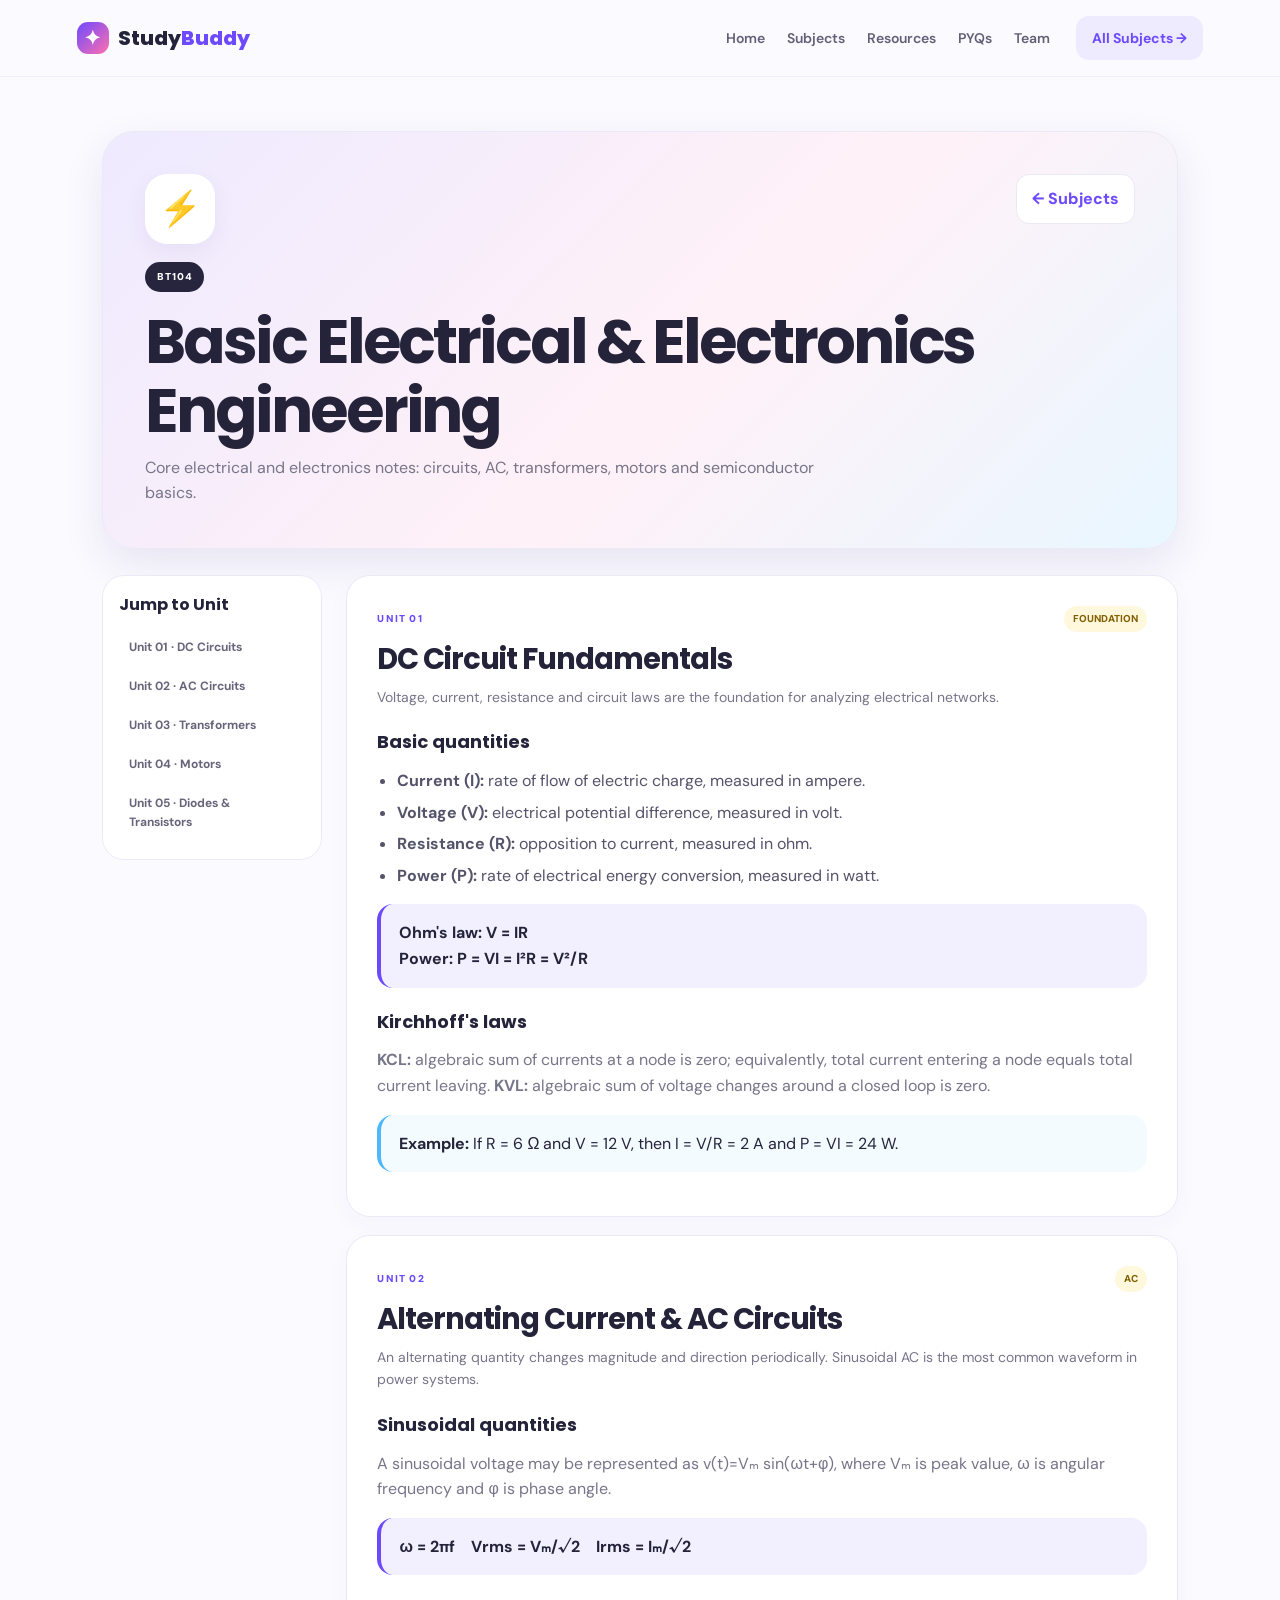
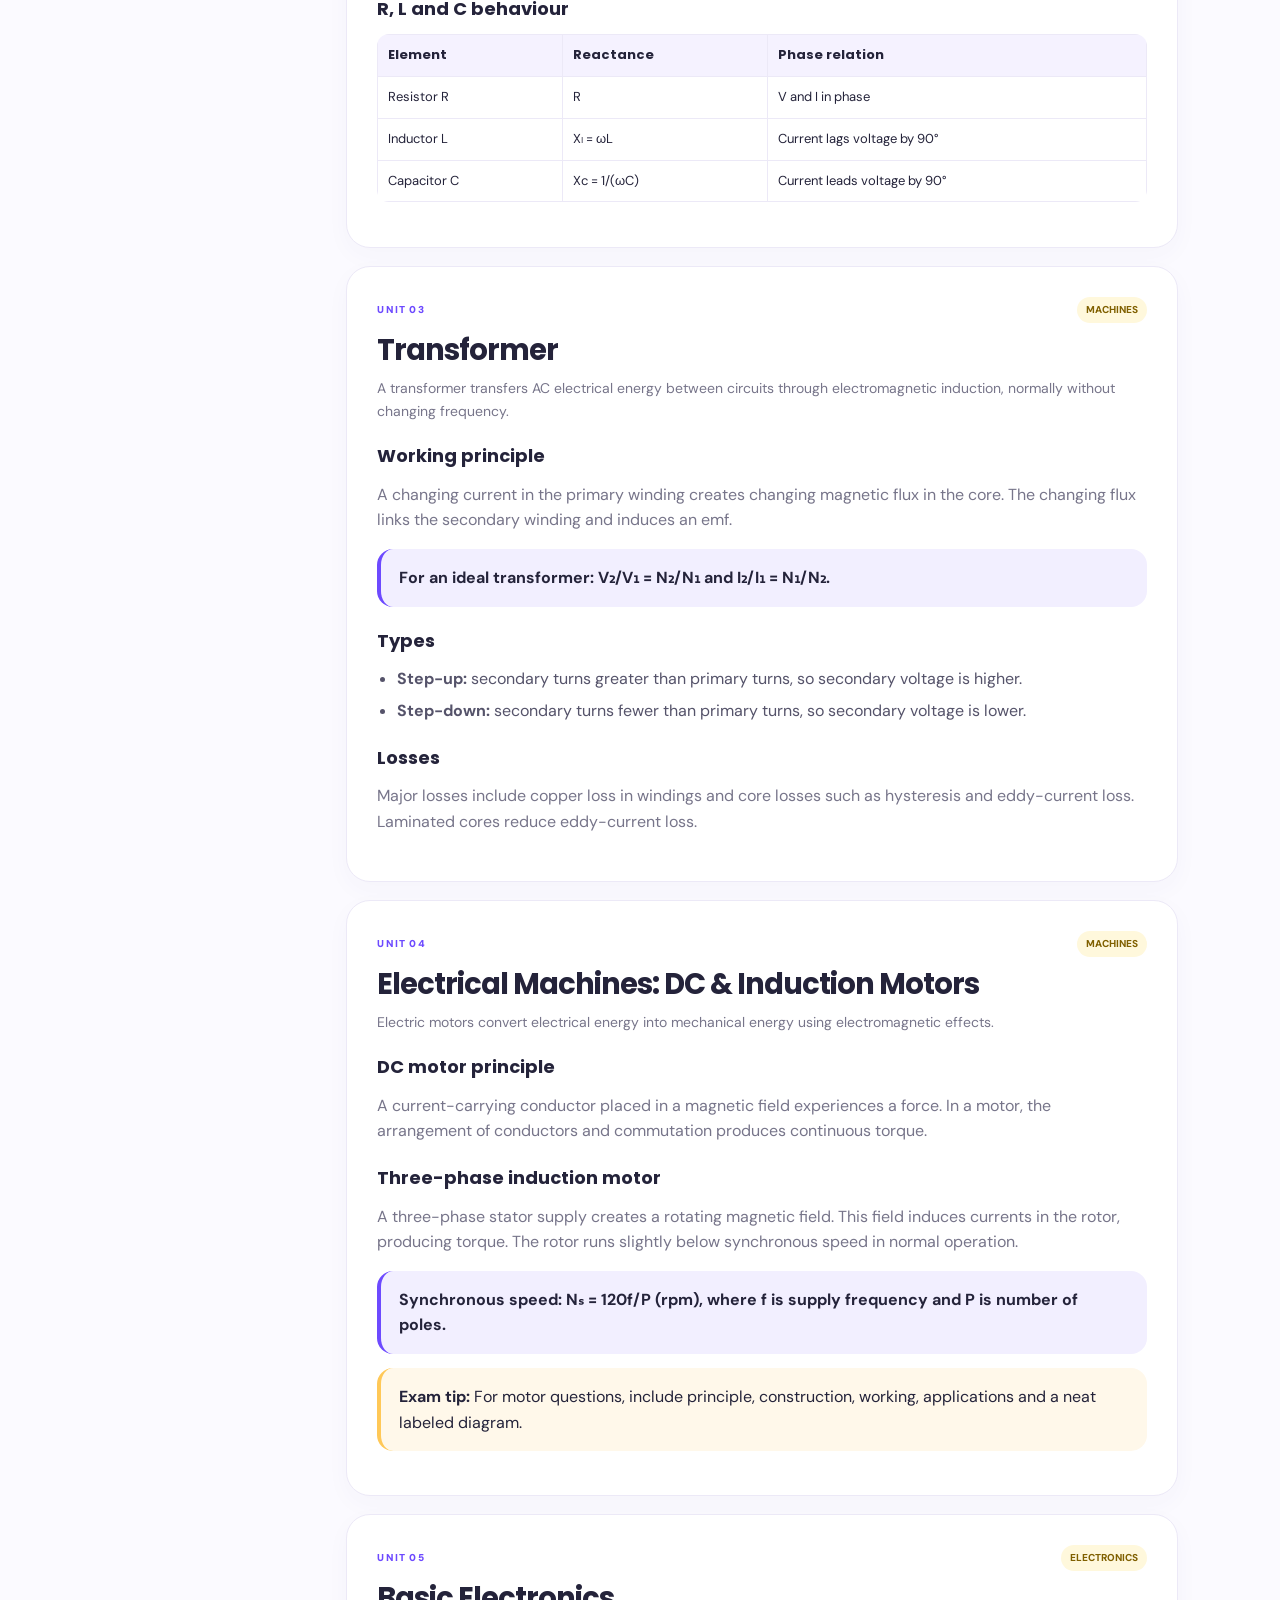
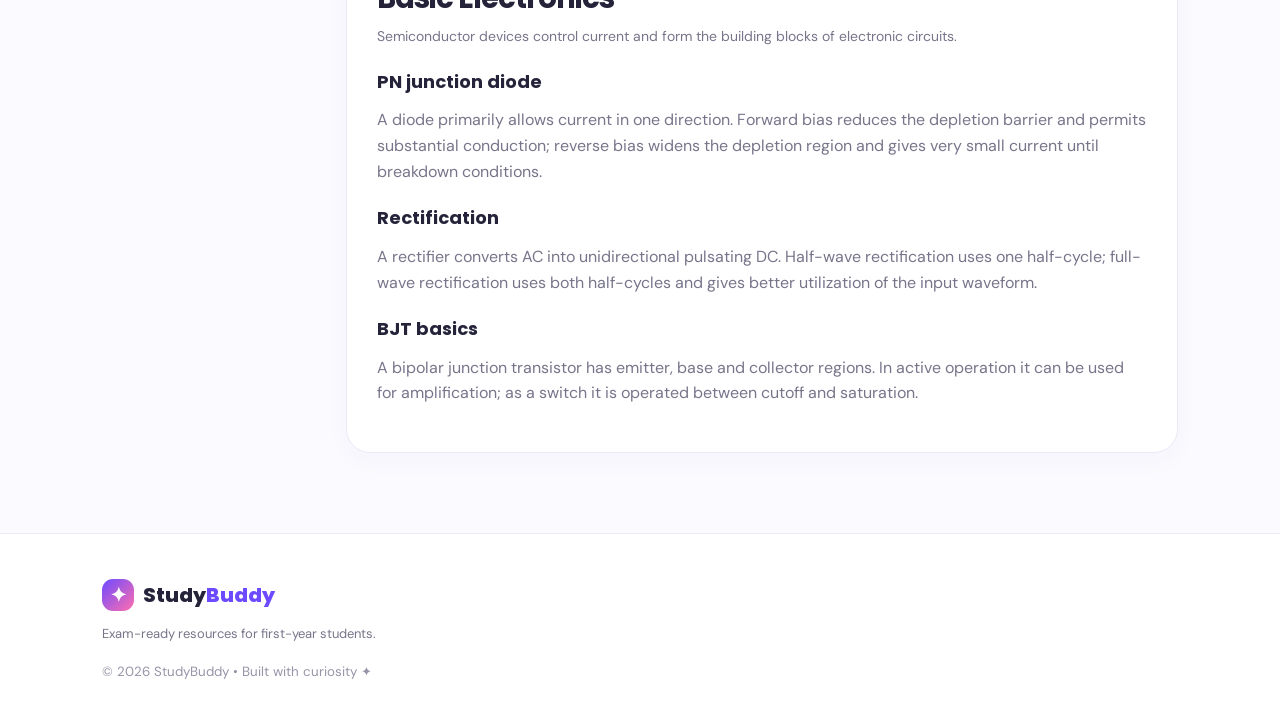
<file: BEEE.html>
<!doctype html>
<html lang="en">
<head>
<meta charset="utf-8"><meta name="viewport" content="width=device-width,initial-scale=1">
<title>Basic Electrical &amp; Electronics Engineering | StudyBuddy</title>
<link rel="preconnect" href="https://fonts.googleapis.com"><link rel="preconnect" href="https://fonts.gstatic.com" crossorigin>
<link href="https://fonts.googleapis.com/css2?family=DM+Sans:wght@400;500;600;700&family=Poppins:wght@600;700;800&display=swap" rel="stylesheet">
<link rel="stylesheet" href="style.css">
<style>
.subject-page{padding:54px 8% 80px;max-width:1280px;margin:auto}
.note-hero{background:linear-gradient(135deg,#eeeaff,#fff1f7 55%,#e9f7ff);border:1px solid var(--line);border-radius:32px;padding:42px;display:flex;justify-content:space-between;gap:28px;align-items:flex-start;box-shadow:var(--shadow)}
.note-icon{width:70px;height:70px;border-radius:22px;background:#fff;display:grid;place-items:center;font-size:34px;box-shadow:0 8px 22px #4b3a8b10;margin-bottom:18px}
.note-code{display:inline-block;background:#27243d;color:#fff;border-radius:999px;padding:7px 12px;font-size:10px;font-weight:900;letter-spacing:.08em}
.note-hero h1{font-size:clamp(38px,5vw,62px);margin:16px 0 10px}
.note-hero p{max-width:720px;margin:0}
.back-btn{background:#fff;border:1px solid var(--line);border-radius:13px;padding:11px 15px;font-weight:800;color:var(--primary);white-space:nowrap}
.note-layout{display:grid;grid-template-columns:220px 1fr;gap:24px;margin-top:26px}
.note-nav{position:sticky;top:85px;align-self:start;background:#fff;border:1px solid var(--line);border-radius:22px;padding:16px}
.note-nav b{font-family:Poppins;display:block;margin-bottom:10px}
.note-nav a{display:block;padding:10px;border-radius:10px;font-size:12px;font-weight:700;color:#68657b}
.note-nav a:hover{background:#eeeaff;color:var(--primary)}
.notes{display:grid;gap:18px}
.note-unit{background:#fff;border:1px solid var(--line);border-radius:24px;padding:30px;box-shadow:0 8px 25px #4b3a8b08}
.unit-head{display:flex;justify-content:space-between;gap:10px;align-items:center;margin-bottom:12px}
.unit-no{font-size:10px;font-weight:900;color:var(--primary);letter-spacing:.12em}
.tag{font-size:10px;font-weight:800;padding:5px 9px;border-radius:999px;background:#fff8dc;color:#806000}
.note-unit h2{font-size:29px;margin-bottom:10px}
.lead{font-size:14px;margin-top:0}
.note-unit h3{font-size:18px;margin:24px 0 9px}
.note-unit ul{padding-left:20px}
.note-unit li{margin:6px 0;color:#55536a}
.formula,.example,.exam-tip{border-radius:16px;padding:16px 18px;margin:14px 0}
.formula{background:#f2efff;border-left:4px solid var(--primary);font-weight:700}
.example{background:#f4fbff;border-left:4px solid var(--blue)}
.exam-tip{background:#fff8ea;border-left:4px solid var(--yellow)}
.note-table{width:100%;border-collapse:collapse;margin:15px 0;font-size:13px;overflow:hidden;border-radius:12px}
.note-table th,.note-table td{border:1px solid var(--line);padding:10px;text-align:left;vertical-align:top}
.note-table th{background:#f5f2ff;font-family:Poppins}
.qa{display:grid;gap:10px;margin-top:15px}
.qa div{padding:13px 15px;background:#faf9fe;border:1px solid var(--line);border-radius:13px}
.qa b{display:block;margin-bottom:3px}
@media(max-width:800px){.subject-page{padding:30px 5% 60px}.note-hero{padding:28px;flex-direction:column}.note-layout{grid-template-columns:1fr}.note-nav{position:static;display:grid;grid-template-columns:repeat(2,1fr);gap:4px}.note-nav b{grid-column:1/-1}.note-unit{padding:23px}}
@media(max-width:500px){.note-nav{grid-template-columns:1fr 1fr}.note-unit h2{font-size:24px}.note-table{font-size:11px}}
</style>
</head>
<body>
<header class="nav">
<a class="brand" href="index.html"><span class="brand-icon">✦</span><span>Study<span>Buddy</span></span></a>
<button class="menu" aria-label="Menu">☰</button>
<nav><a href="index.html#home">Home</a><a href="index.html#subjects">Subjects</a><a href="index.html#resources">Resources</a><a href="index.html#pyqs">PYQs</a><a href="index.html#team">Team</a></nav>
<a class="nav-cta" href="index.html#subjects">All Subjects →</a>
</header>
<main class="subject-page">
<section class="note-hero">
<div><div class="note-icon">⚡</div><span class="note-code">BT104</span>
<h1>Basic Electrical &amp; Electronics Engineering</h1><p>Core electrical and electronics notes: circuits, AC, transformers, motors and semiconductor basics.</p></div>
<a class="back-btn" href="index.html#subjects">← Subjects</a>
</section>
<div class="note-layout">
<aside class="note-nav"><b>Jump to Unit</b><a href="#unit-1">Unit 01 · DC Circuits</a><a href="#unit-2">Unit 02 · AC Circuits</a><a href="#unit-3">Unit 03 · Transformers</a><a href="#unit-4">Unit 04 · Motors</a><a href="#unit-5">Unit 05 · Diodes &amp; Transistors</a></aside>
<section class="notes">
        <article class="note-unit" id="unit-1">
          <div class="unit-head"><span class="unit-no">UNIT 01</span><span class="tag">FOUNDATION</span></div>
          <h2>DC Circuit Fundamentals</h2>
          <p class="lead">Voltage, current, resistance and circuit laws are the foundation for analyzing electrical networks.</p>
          <h3>Basic quantities</h3><ul><li><b>Current (I):</b> rate of flow of electric charge, measured in ampere.</li><li><b>Voltage (V):</b> electrical potential difference, measured in volt.</li><li><b>Resistance (R):</b> opposition to current, measured in ohm.</li><li><b>Power (P):</b> rate of electrical energy conversion, measured in watt.</li></ul>
<div class='formula'>Ohm's law: V = IR<br>Power: P = VI = I²R = V²/R</div>
<h3>Kirchhoff's laws</h3><p><b>KCL:</b> algebraic sum of currents at a node is zero; equivalently, total current entering a node equals total current leaving. <b>KVL:</b> algebraic sum of voltage changes around a closed loop is zero.</p>
<div class='example'><b>Example:</b> If R = 6 Ω and V = 12 V, then I = V/R = 2 A and P = VI = 24 W.</div>
        </article>
        <article class="note-unit" id="unit-2">
          <div class="unit-head"><span class="unit-no">UNIT 02</span><span class="tag">AC</span></div>
          <h2>Alternating Current &amp; AC Circuits</h2>
          <p class="lead">An alternating quantity changes magnitude and direction periodically. Sinusoidal AC is the most common waveform in power systems.</p>
          <h3>Sinusoidal quantities</h3><p>A sinusoidal voltage may be represented as v(t)=Vₘ sin(ωt+φ), where Vₘ is peak value, ω is angular frequency and φ is phase angle.</p>
<div class='formula'>ω = 2πf &nbsp;&nbsp; Vrms = Vₘ/√2 &nbsp;&nbsp; Irms = Iₘ/√2</div>
<h3>R, L and C behaviour</h3><table class='note-table'><tr><th>Element</th><th>Reactance</th><th>Phase relation</th></tr><tr><td>Resistor R</td><td>R</td><td>V and I in phase</td></tr><tr><td>Inductor L</td><td>Xₗ = ωL</td><td>Current lags voltage by 90°</td></tr><tr><td>Capacitor C</td><td>Xc = 1/(ωC)</td><td>Current leads voltage by 90°</td></tr></table>
        </article>
        <article class="note-unit" id="unit-3">
          <div class="unit-head"><span class="unit-no">UNIT 03</span><span class="tag">MACHINES</span></div>
          <h2>Transformer</h2>
          <p class="lead">A transformer transfers AC electrical energy between circuits through electromagnetic induction, normally without changing frequency.</p>
          <h3>Working principle</h3><p>A changing current in the primary winding creates changing magnetic flux in the core. The changing flux links the secondary winding and induces an emf.</p>
<div class='formula'>For an ideal transformer: V₂/V₁ = N₂/N₁ and I₂/I₁ = N₁/N₂.</div>
<h3>Types</h3><ul><li><b>Step-up:</b> secondary turns greater than primary turns, so secondary voltage is higher.</li><li><b>Step-down:</b> secondary turns fewer than primary turns, so secondary voltage is lower.</li></ul>
<h3>Losses</h3><p>Major losses include copper loss in windings and core losses such as hysteresis and eddy-current loss. Laminated cores reduce eddy-current loss.</p>
        </article>
        <article class="note-unit" id="unit-4">
          <div class="unit-head"><span class="unit-no">UNIT 04</span><span class="tag">MACHINES</span></div>
          <h2>Electrical Machines: DC &amp; Induction Motors</h2>
          <p class="lead">Electric motors convert electrical energy into mechanical energy using electromagnetic effects.</p>
          <h3>DC motor principle</h3><p>A current-carrying conductor placed in a magnetic field experiences a force. In a motor, the arrangement of conductors and commutation produces continuous torque.</p>
<h3>Three-phase induction motor</h3><p>A three-phase stator supply creates a rotating magnetic field. This field induces currents in the rotor, producing torque. The rotor runs slightly below synchronous speed in normal operation.</p>
<div class='formula'>Synchronous speed: Nₛ = 120f/P (rpm), where f is supply frequency and P is number of poles.</div>
<div class='exam-tip'><b>Exam tip:</b> For motor questions, include principle, construction, working, applications and a neat labeled diagram.</div>
        </article>
        <article class="note-unit" id="unit-5">
          <div class="unit-head"><span class="unit-no">UNIT 05</span><span class="tag">ELECTRONICS</span></div>
          <h2>Basic Electronics</h2>
          <p class="lead">Semiconductor devices control current and form the building blocks of electronic circuits.</p>
          <h3>PN junction diode</h3><p>A diode primarily allows current in one direction. Forward bias reduces the depletion barrier and permits substantial conduction; reverse bias widens the depletion region and gives very small current until breakdown conditions.</p>
<h3>Rectification</h3><p>A rectifier converts AC into unidirectional pulsating DC. Half-wave rectification uses one half-cycle; full-wave rectification uses both half-cycles and gives better utilization of the input waveform.</p>
<h3>BJT basics</h3><p>A bipolar junction transistor has emitter, base and collector regions. In active operation it can be used for amplification; as a switch it is operated between cutoff and saturation.</p>
        </article></section>
</div>
</main>
<footer><div class="brand"><span class="brand-icon">✦</span><span>Study<span>Buddy</span></span></div><p>Exam-ready resources for first-year students.</p><small>© 2026 StudyBuddy • Built with curiosity ✦</small></footer>
<script src="script.js"></script>
</body></html>
</file>
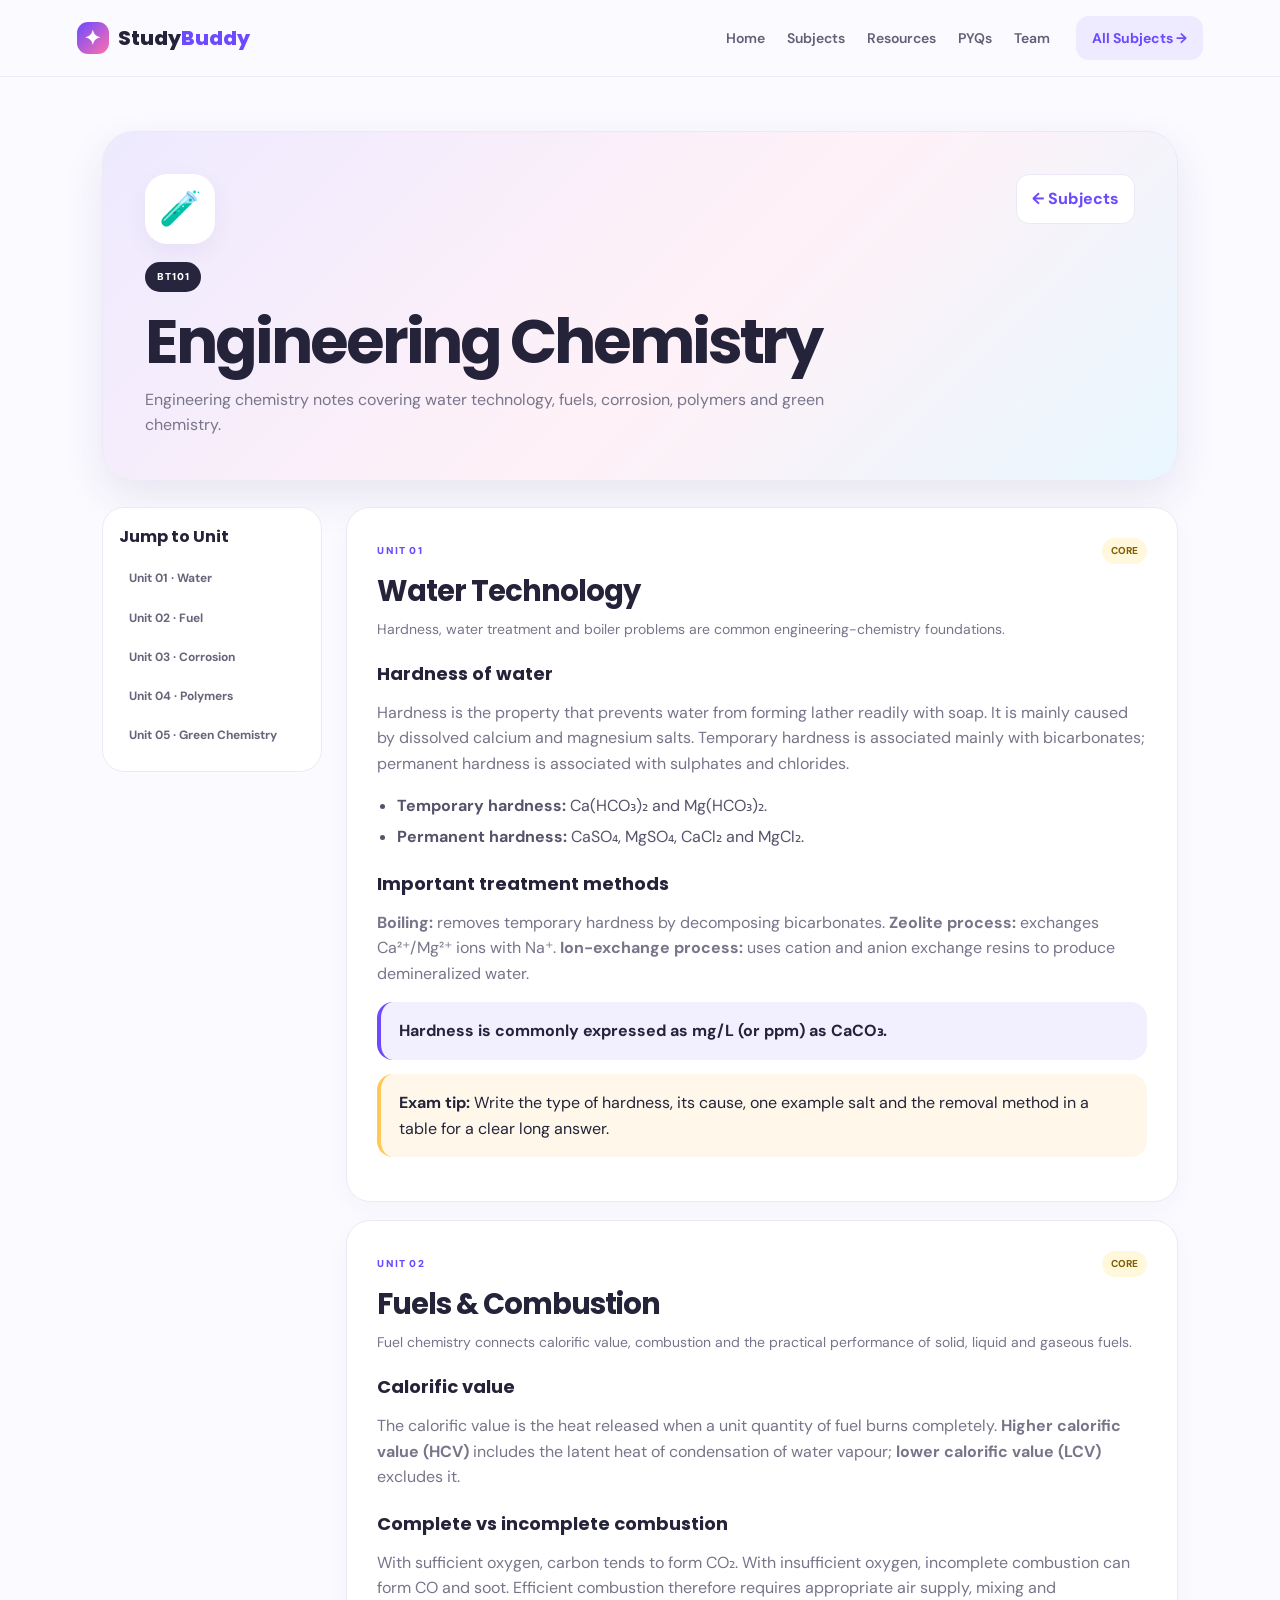
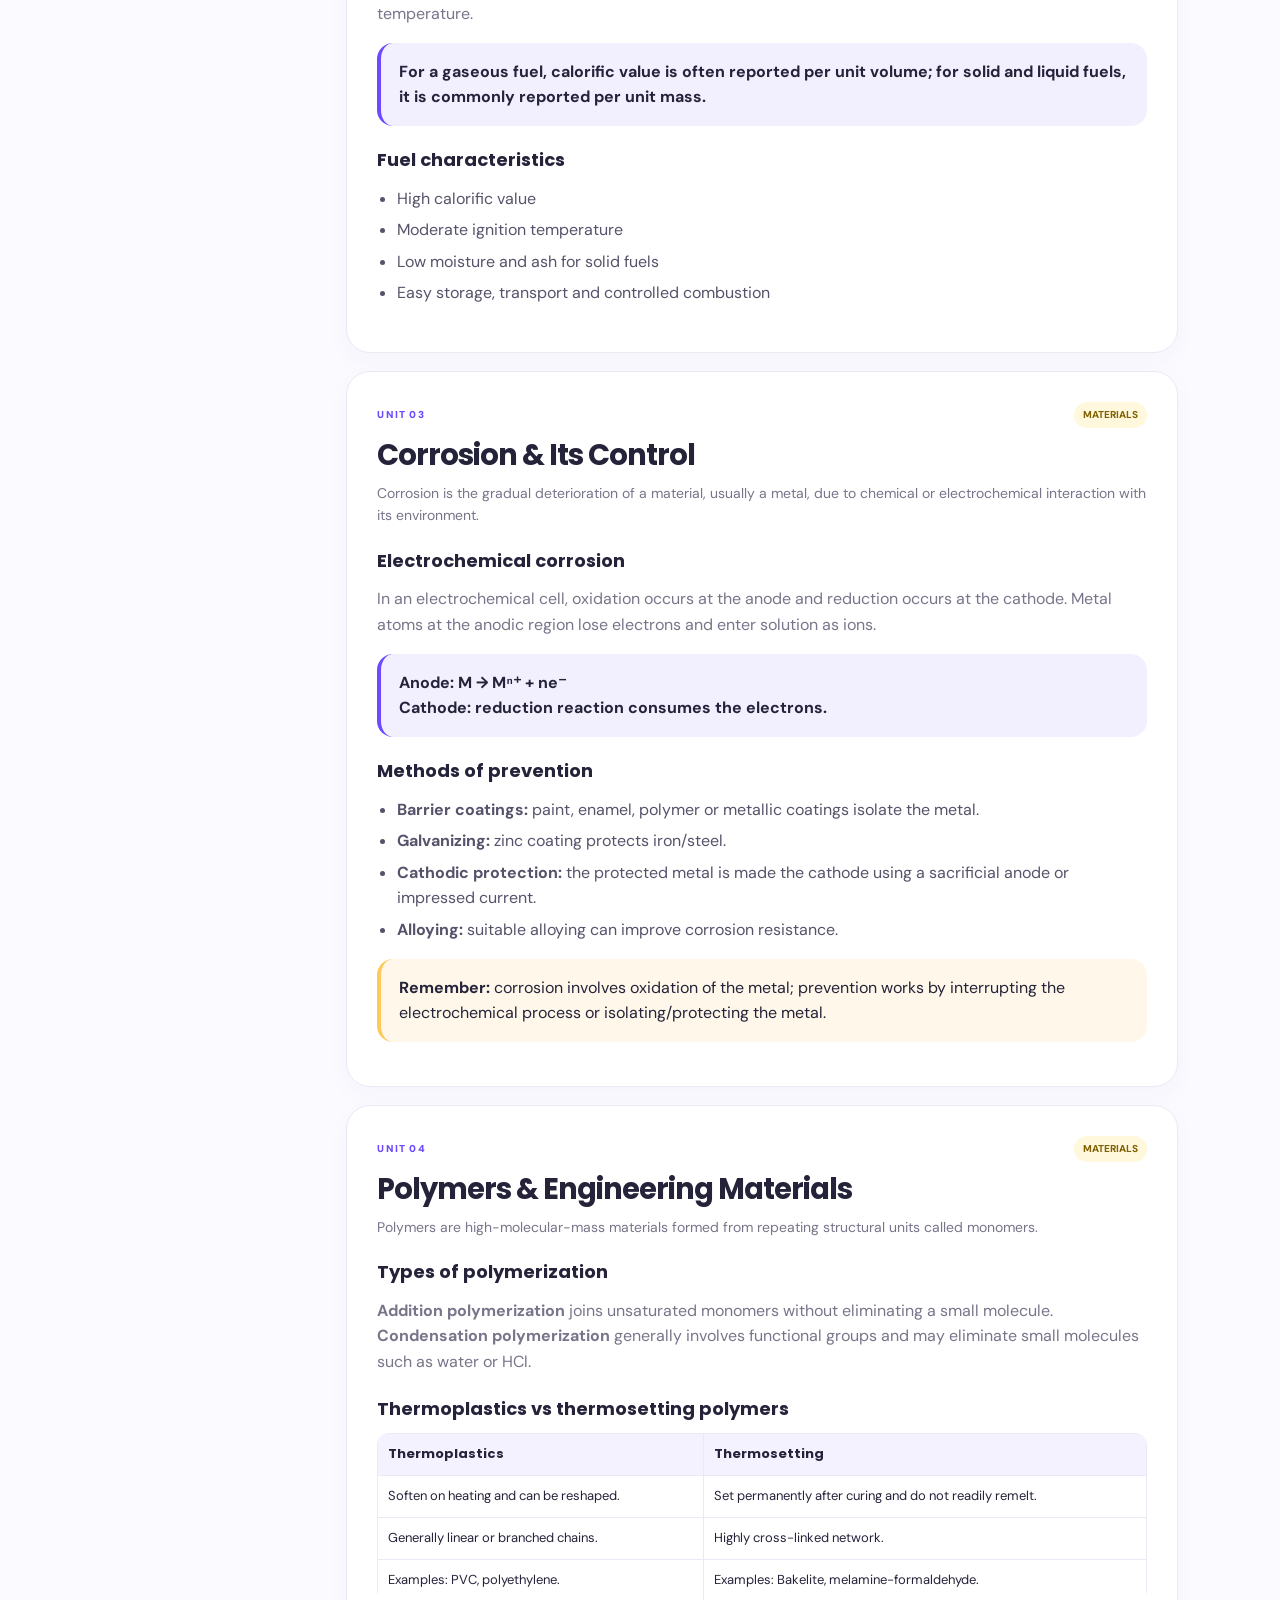
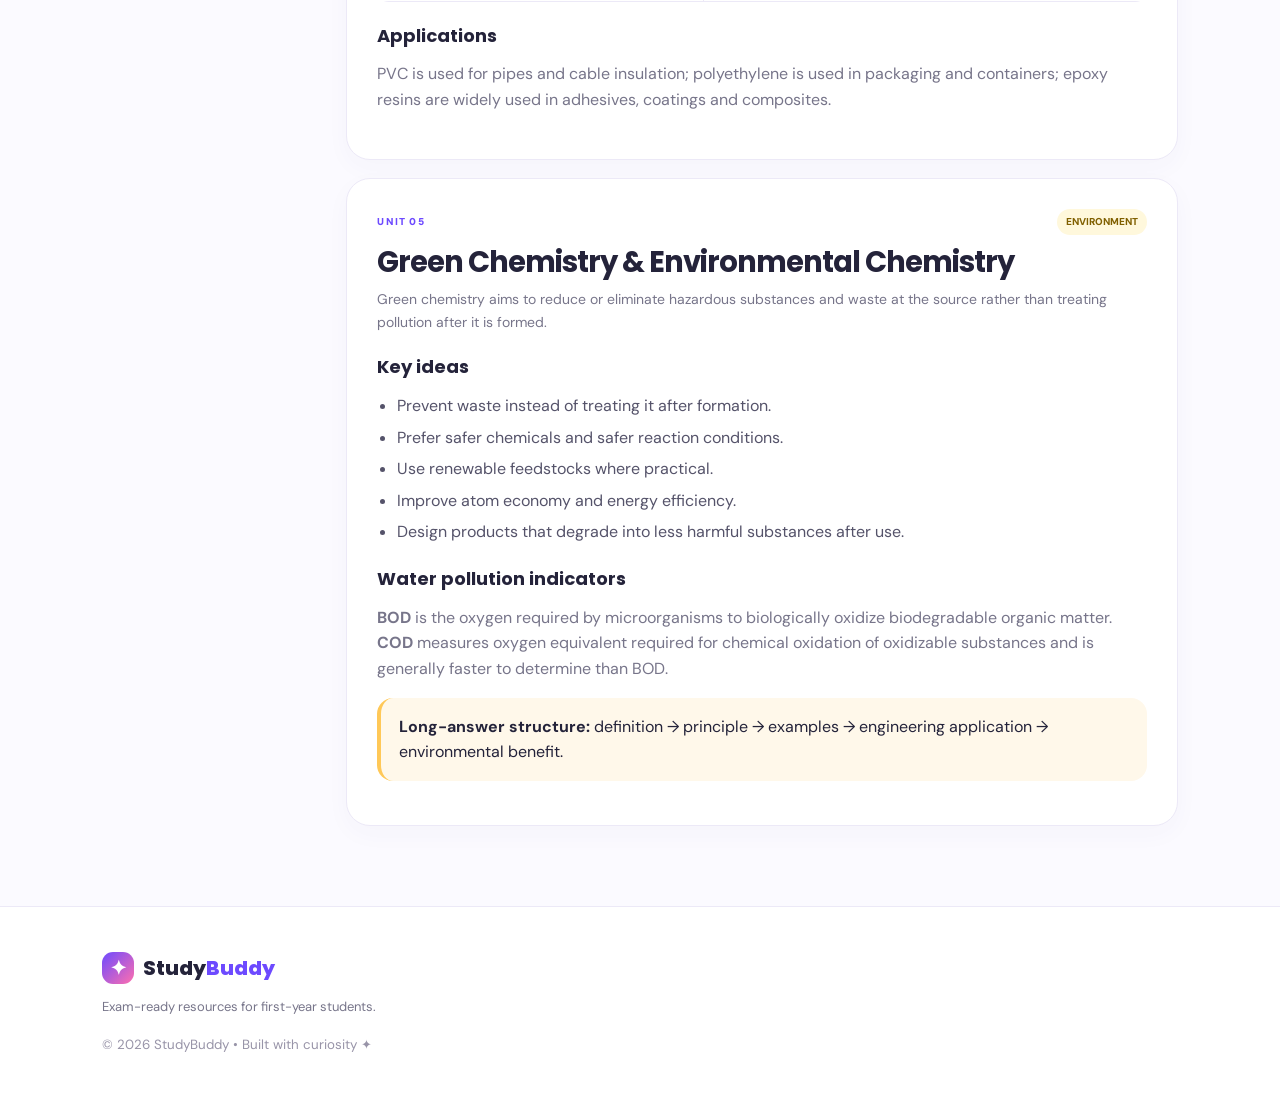
<file: chemistry.html>
<!doctype html>
<html lang="en">
<head>
<meta charset="utf-8"><meta name="viewport" content="width=device-width,initial-scale=1">
<title>Engineering Chemistry | StudyBuddy</title>
<link rel="preconnect" href="https://fonts.googleapis.com"><link rel="preconnect" href="https://fonts.gstatic.com" crossorigin>
<link href="https://fonts.googleapis.com/css2?family=DM+Sans:wght@400;500;600;700&family=Poppins:wght@600;700;800&display=swap" rel="stylesheet">
<link rel="stylesheet" href="style.css">
<style>
.subject-page{padding:54px 8% 80px;max-width:1280px;margin:auto}
.note-hero{background:linear-gradient(135deg,#eeeaff,#fff1f7 55%,#e9f7ff);border:1px solid var(--line);border-radius:32px;padding:42px;display:flex;justify-content:space-between;gap:28px;align-items:flex-start;box-shadow:var(--shadow)}
.note-icon{width:70px;height:70px;border-radius:22px;background:#fff;display:grid;place-items:center;font-size:34px;box-shadow:0 8px 22px #4b3a8b10;margin-bottom:18px}
.note-code{display:inline-block;background:#27243d;color:#fff;border-radius:999px;padding:7px 12px;font-size:10px;font-weight:900;letter-spacing:.08em}
.note-hero h1{font-size:clamp(38px,5vw,62px);margin:16px 0 10px}
.note-hero p{max-width:720px;margin:0}
.back-btn{background:#fff;border:1px solid var(--line);border-radius:13px;padding:11px 15px;font-weight:800;color:var(--primary);white-space:nowrap}
.note-layout{display:grid;grid-template-columns:220px 1fr;gap:24px;margin-top:26px}
.note-nav{position:sticky;top:85px;align-self:start;background:#fff;border:1px solid var(--line);border-radius:22px;padding:16px}
.note-nav b{font-family:Poppins;display:block;margin-bottom:10px}
.note-nav a{display:block;padding:10px;border-radius:10px;font-size:12px;font-weight:700;color:#68657b}
.note-nav a:hover{background:#eeeaff;color:var(--primary)}
.notes{display:grid;gap:18px}
.note-unit{background:#fff;border:1px solid var(--line);border-radius:24px;padding:30px;box-shadow:0 8px 25px #4b3a8b08}
.unit-head{display:flex;justify-content:space-between;gap:10px;align-items:center;margin-bottom:12px}
.unit-no{font-size:10px;font-weight:900;color:var(--primary);letter-spacing:.12em}
.tag{font-size:10px;font-weight:800;padding:5px 9px;border-radius:999px;background:#fff8dc;color:#806000}
.note-unit h2{font-size:29px;margin-bottom:10px}
.lead{font-size:14px;margin-top:0}
.note-unit h3{font-size:18px;margin:24px 0 9px}
.note-unit ul{padding-left:20px}
.note-unit li{margin:6px 0;color:#55536a}
.formula,.example,.exam-tip{border-radius:16px;padding:16px 18px;margin:14px 0}
.formula{background:#f2efff;border-left:4px solid var(--primary);font-weight:700}
.example{background:#f4fbff;border-left:4px solid var(--blue)}
.exam-tip{background:#fff8ea;border-left:4px solid var(--yellow)}
.note-table{width:100%;border-collapse:collapse;margin:15px 0;font-size:13px;overflow:hidden;border-radius:12px}
.note-table th,.note-table td{border:1px solid var(--line);padding:10px;text-align:left;vertical-align:top}
.note-table th{background:#f5f2ff;font-family:Poppins}
.qa{display:grid;gap:10px;margin-top:15px}
.qa div{padding:13px 15px;background:#faf9fe;border:1px solid var(--line);border-radius:13px}
.qa b{display:block;margin-bottom:3px}
@media(max-width:800px){.subject-page{padding:30px 5% 60px}.note-hero{padding:28px;flex-direction:column}.note-layout{grid-template-columns:1fr}.note-nav{position:static;display:grid;grid-template-columns:repeat(2,1fr);gap:4px}.note-nav b{grid-column:1/-1}.note-unit{padding:23px}}
@media(max-width:500px){.note-nav{grid-template-columns:1fr 1fr}.note-unit h2{font-size:24px}.note-table{font-size:11px}}
</style>
</head>
<body>
<header class="nav">
<a class="brand" href="index.html"><span class="brand-icon">✦</span><span>Study<span>Buddy</span></span></a>
<button class="menu" aria-label="Menu">☰</button>
<nav><a href="index.html#home">Home</a><a href="index.html#subjects">Subjects</a><a href="index.html#resources">Resources</a><a href="index.html#pyqs">PYQs</a><a href="index.html#team">Team</a></nav>
<a class="nav-cta" href="index.html#subjects">All Subjects →</a>
</header>
<main class="subject-page">
<section class="note-hero">
<div><div class="note-icon">🧪</div><span class="note-code">BT101</span>
<h1>Engineering Chemistry</h1><p>Engineering chemistry notes covering water technology, fuels, corrosion, polymers and green chemistry.</p></div>
<a class="back-btn" href="index.html#subjects">← Subjects</a>
</section>
<div class="note-layout">
<aside class="note-nav"><b>Jump to Unit</b><a href="#unit-1">Unit 01 · Water</a><a href="#unit-2">Unit 02 · Fuel</a><a href="#unit-3">Unit 03 · Corrosion</a><a href="#unit-4">Unit 04 · Polymers</a><a href="#unit-5">Unit 05 · Green Chemistry</a></aside>
<section class="notes">
        <article class="note-unit" id="unit-1">
          <div class="unit-head"><span class="unit-no">UNIT 01</span><span class="tag">CORE</span></div>
          <h2>Water Technology</h2>
          <p class="lead">Hardness, water treatment and boiler problems are common engineering-chemistry foundations.</p>
          <h3>Hardness of water</h3><p>Hardness is the property that prevents water from forming lather readily with soap. It is mainly caused by dissolved calcium and magnesium salts. Temporary hardness is associated mainly with bicarbonates; permanent hardness is associated with sulphates and chlorides.</p><ul><li><b>Temporary hardness:</b> Ca(HCO₃)₂ and Mg(HCO₃)₂.</li><li><b>Permanent hardness:</b> CaSO₄, MgSO₄, CaCl₂ and MgCl₂.</li></ul>
<h3>Important treatment methods</h3><p><b>Boiling:</b> removes temporary hardness by decomposing bicarbonates. <b>Zeolite process:</b> exchanges Ca²⁺/Mg²⁺ ions with Na⁺. <b>Ion-exchange process:</b> uses cation and anion exchange resins to produce demineralized water.</p>
<div class='formula'>Hardness is commonly expressed as mg/L (or ppm) as CaCO₃.</div>
<div class='exam-tip'><b>Exam tip:</b> Write the type of hardness, its cause, one example salt and the removal method in a table for a clear long answer.</div>
        </article>
        <article class="note-unit" id="unit-2">
          <div class="unit-head"><span class="unit-no">UNIT 02</span><span class="tag">CORE</span></div>
          <h2>Fuels &amp; Combustion</h2>
          <p class="lead">Fuel chemistry connects calorific value, combustion and the practical performance of solid, liquid and gaseous fuels.</p>
          <h3>Calorific value</h3><p>The calorific value is the heat released when a unit quantity of fuel burns completely. <b>Higher calorific value (HCV)</b> includes the latent heat of condensation of water vapour; <b>lower calorific value (LCV)</b> excludes it.</p>
<h3>Complete vs incomplete combustion</h3><p>With sufficient oxygen, carbon tends to form CO₂. With insufficient oxygen, incomplete combustion can form CO and soot. Efficient combustion therefore requires appropriate air supply, mixing and temperature.</p>
<div class='formula'>For a gaseous fuel, calorific value is often reported per unit volume; for solid and liquid fuels, it is commonly reported per unit mass.</div>
<h3>Fuel characteristics</h3><ul><li>High calorific value</li><li>Moderate ignition temperature</li><li>Low moisture and ash for solid fuels</li><li>Easy storage, transport and controlled combustion</li></ul>
        </article>
        <article class="note-unit" id="unit-3">
          <div class="unit-head"><span class="unit-no">UNIT 03</span><span class="tag">MATERIALS</span></div>
          <h2>Corrosion &amp; Its Control</h2>
          <p class="lead">Corrosion is the gradual deterioration of a material, usually a metal, due to chemical or electrochemical interaction with its environment.</p>
          <h3>Electrochemical corrosion</h3><p>In an electrochemical cell, oxidation occurs at the anode and reduction occurs at the cathode. Metal atoms at the anodic region lose electrons and enter solution as ions.</p>
<div class='formula'>Anode: M → Mⁿ⁺ + ne⁻<br>Cathode: reduction reaction consumes the electrons.</div>
<h3>Methods of prevention</h3><ul><li><b>Barrier coatings:</b> paint, enamel, polymer or metallic coatings isolate the metal.</li><li><b>Galvanizing:</b> zinc coating protects iron/steel.</li><li><b>Cathodic protection:</b> the protected metal is made the cathode using a sacrificial anode or impressed current.</li><li><b>Alloying:</b> suitable alloying can improve corrosion resistance.</li></ul>
<div class='exam-tip'><b>Remember:</b> corrosion involves oxidation of the metal; prevention works by interrupting the electrochemical process or isolating/protecting the metal.</div>
        </article>
        <article class="note-unit" id="unit-4">
          <div class="unit-head"><span class="unit-no">UNIT 04</span><span class="tag">MATERIALS</span></div>
          <h2>Polymers &amp; Engineering Materials</h2>
          <p class="lead">Polymers are high-molecular-mass materials formed from repeating structural units called monomers.</p>
          <h3>Types of polymerization</h3><p><b>Addition polymerization</b> joins unsaturated monomers without eliminating a small molecule. <b>Condensation polymerization</b> generally involves functional groups and may eliminate small molecules such as water or HCl.</p>
<h3>Thermoplastics vs thermosetting polymers</h3><table class='note-table'><tr><th>Thermoplastics</th><th>Thermosetting</th></tr><tr><td>Soften on heating and can be reshaped.</td><td>Set permanently after curing and do not readily remelt.</td></tr><tr><td>Generally linear or branched chains.</td><td>Highly cross-linked network.</td></tr><tr><td>Examples: PVC, polyethylene.</td><td>Examples: Bakelite, melamine-formaldehyde.</td></tr></table>
<h3>Applications</h3><p>PVC is used for pipes and cable insulation; polyethylene is used in packaging and containers; epoxy resins are widely used in adhesives, coatings and composites.</p>
        </article>
        <article class="note-unit" id="unit-5">
          <div class="unit-head"><span class="unit-no">UNIT 05</span><span class="tag">ENVIRONMENT</span></div>
          <h2>Green Chemistry &amp; Environmental Chemistry</h2>
          <p class="lead">Green chemistry aims to reduce or eliminate hazardous substances and waste at the source rather than treating pollution after it is formed.</p>
          <h3>Key ideas</h3><ul><li>Prevent waste instead of treating it after formation.</li><li>Prefer safer chemicals and safer reaction conditions.</li><li>Use renewable feedstocks where practical.</li><li>Improve atom economy and energy efficiency.</li><li>Design products that degrade into less harmful substances after use.</li></ul>
<h3>Water pollution indicators</h3><p><b>BOD</b> is the oxygen required by microorganisms to biologically oxidize biodegradable organic matter. <b>COD</b> measures oxygen equivalent required for chemical oxidation of oxidizable substances and is generally faster to determine than BOD.</p>
<div class='exam-tip'><b>Long-answer structure:</b> definition → principle → examples → engineering application → environmental benefit.</div>
        </article></section>
</div>
</main>
<footer><div class="brand"><span class="brand-icon">✦</span><span>Study<span>Buddy</span></span></div><p>Exam-ready resources for first-year students.</p><small>© 2026 StudyBuddy • Built with curiosity ✦</small></footer>
<script src="script.js"></script>
</body></html>
</file>
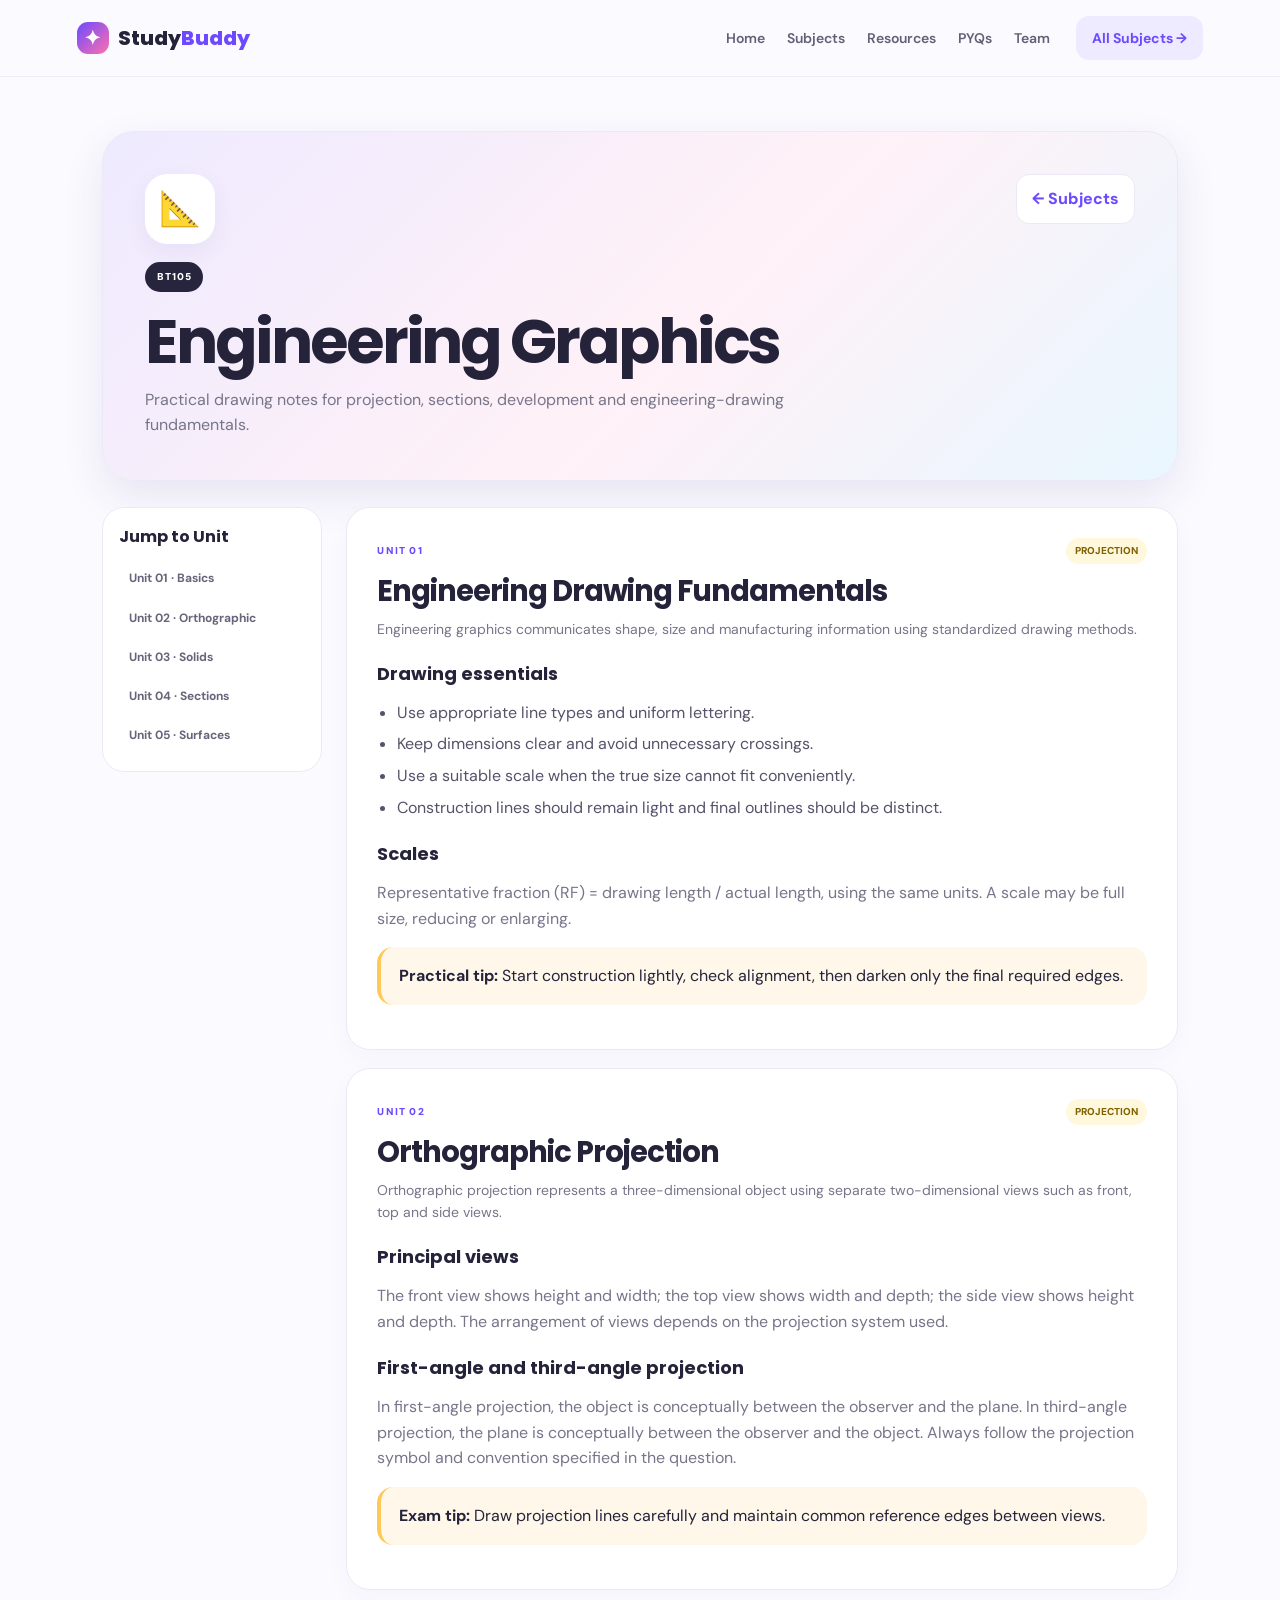
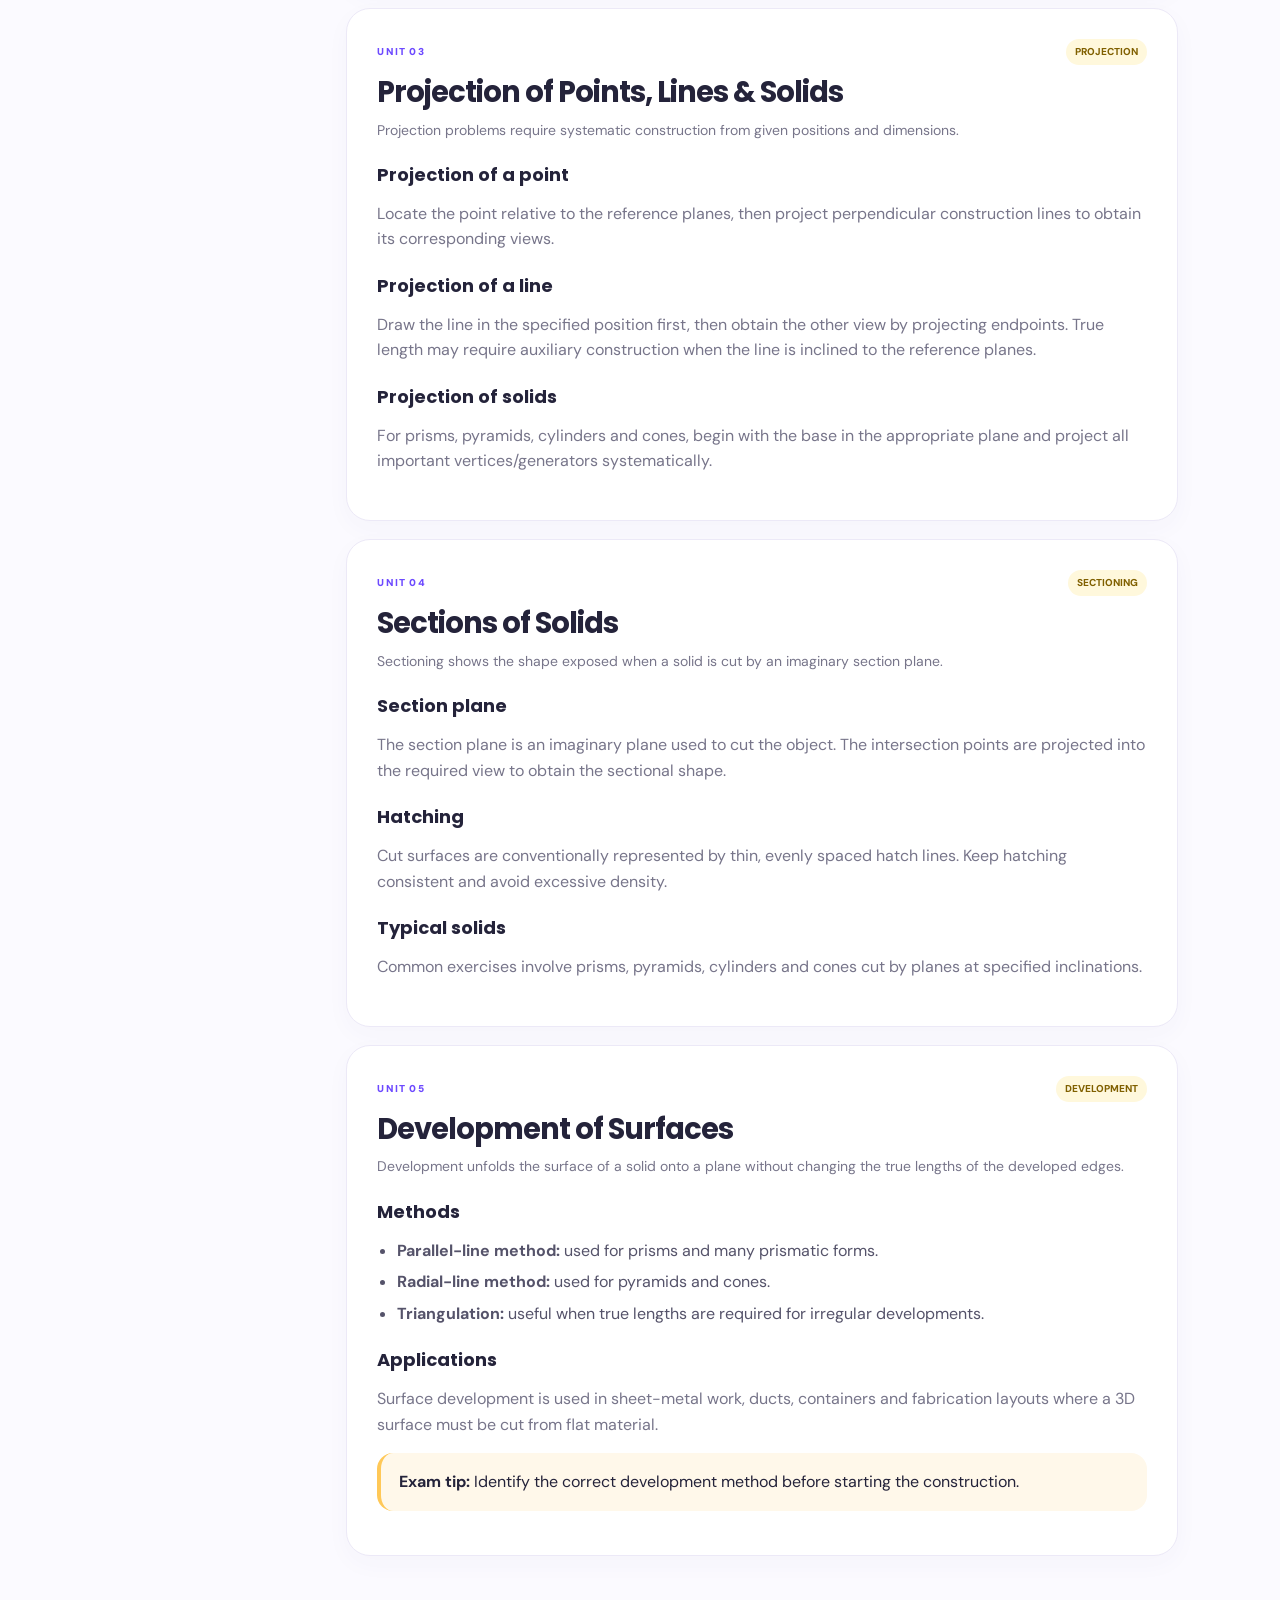
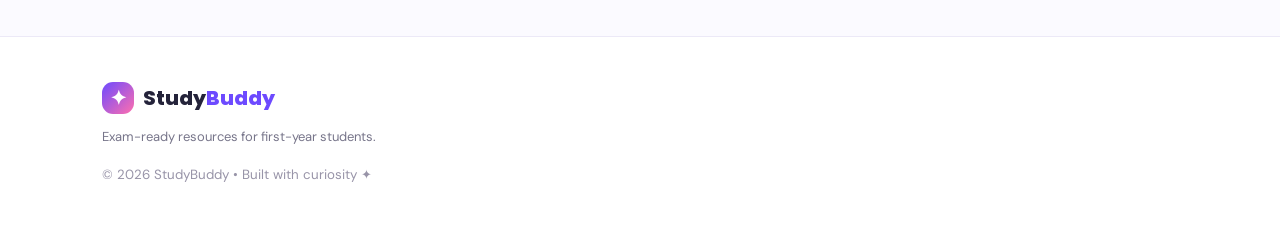
<file: engineering-graphic.html>
<!doctype html>
<html lang="en">
<head>
<meta charset="utf-8"><meta name="viewport" content="width=device-width,initial-scale=1">
<title>Engineering Graphics | StudyBuddy</title>
<link rel="preconnect" href="https://fonts.googleapis.com"><link rel="preconnect" href="https://fonts.gstatic.com" crossorigin>
<link href="https://fonts.googleapis.com/css2?family=DM+Sans:wght@400;500;600;700&family=Poppins:wght@600;700;800&display=swap" rel="stylesheet">
<link rel="stylesheet" href="style.css">
<style>
.subject-page{padding:54px 8% 80px;max-width:1280px;margin:auto}
.note-hero{background:linear-gradient(135deg,#eeeaff,#fff1f7 55%,#e9f7ff);border:1px solid var(--line);border-radius:32px;padding:42px;display:flex;justify-content:space-between;gap:28px;align-items:flex-start;box-shadow:var(--shadow)}
.note-icon{width:70px;height:70px;border-radius:22px;background:#fff;display:grid;place-items:center;font-size:34px;box-shadow:0 8px 22px #4b3a8b10;margin-bottom:18px}
.note-code{display:inline-block;background:#27243d;color:#fff;border-radius:999px;padding:7px 12px;font-size:10px;font-weight:900;letter-spacing:.08em}
.note-hero h1{font-size:clamp(38px,5vw,62px);margin:16px 0 10px}
.note-hero p{max-width:720px;margin:0}
.back-btn{background:#fff;border:1px solid var(--line);border-radius:13px;padding:11px 15px;font-weight:800;color:var(--primary);white-space:nowrap}
.note-layout{display:grid;grid-template-columns:220px 1fr;gap:24px;margin-top:26px}
.note-nav{position:sticky;top:85px;align-self:start;background:#fff;border:1px solid var(--line);border-radius:22px;padding:16px}
.note-nav b{font-family:Poppins;display:block;margin-bottom:10px}
.note-nav a{display:block;padding:10px;border-radius:10px;font-size:12px;font-weight:700;color:#68657b}
.note-nav a:hover{background:#eeeaff;color:var(--primary)}
.notes{display:grid;gap:18px}
.note-unit{background:#fff;border:1px solid var(--line);border-radius:24px;padding:30px;box-shadow:0 8px 25px #4b3a8b08}
.unit-head{display:flex;justify-content:space-between;gap:10px;align-items:center;margin-bottom:12px}
.unit-no{font-size:10px;font-weight:900;color:var(--primary);letter-spacing:.12em}
.tag{font-size:10px;font-weight:800;padding:5px 9px;border-radius:999px;background:#fff8dc;color:#806000}
.note-unit h2{font-size:29px;margin-bottom:10px}
.lead{font-size:14px;margin-top:0}
.note-unit h3{font-size:18px;margin:24px 0 9px}
.note-unit ul{padding-left:20px}
.note-unit li{margin:6px 0;color:#55536a}
.formula,.example,.exam-tip{border-radius:16px;padding:16px 18px;margin:14px 0}
.formula{background:#f2efff;border-left:4px solid var(--primary);font-weight:700}
.example{background:#f4fbff;border-left:4px solid var(--blue)}
.exam-tip{background:#fff8ea;border-left:4px solid var(--yellow)}
.note-table{width:100%;border-collapse:collapse;margin:15px 0;font-size:13px;overflow:hidden;border-radius:12px}
.note-table th,.note-table td{border:1px solid var(--line);padding:10px;text-align:left;vertical-align:top}
.note-table th{background:#f5f2ff;font-family:Poppins}
.qa{display:grid;gap:10px;margin-top:15px}
.qa div{padding:13px 15px;background:#faf9fe;border:1px solid var(--line);border-radius:13px}
.qa b{display:block;margin-bottom:3px}
@media(max-width:800px){.subject-page{padding:30px 5% 60px}.note-hero{padding:28px;flex-direction:column}.note-layout{grid-template-columns:1fr}.note-nav{position:static;display:grid;grid-template-columns:repeat(2,1fr);gap:4px}.note-nav b{grid-column:1/-1}.note-unit{padding:23px}}
@media(max-width:500px){.note-nav{grid-template-columns:1fr 1fr}.note-unit h2{font-size:24px}.note-table{font-size:11px}}
</style>
</head>
<body>
<header class="nav">
<a class="brand" href="index.html"><span class="brand-icon">✦</span><span>Study<span>Buddy</span></span></a>
<button class="menu" aria-label="Menu">☰</button>
<nav><a href="index.html#home">Home</a><a href="index.html#subjects">Subjects</a><a href="index.html#resources">Resources</a><a href="index.html#pyqs">PYQs</a><a href="index.html#team">Team</a></nav>
<a class="nav-cta" href="index.html#subjects">All Subjects →</a>
</header>
<main class="subject-page">
<section class="note-hero">
<div><div class="note-icon">📐</div><span class="note-code">BT105</span>
<h1>Engineering Graphics</h1><p>Practical drawing notes for projection, sections, development and engineering-drawing fundamentals.</p></div>
<a class="back-btn" href="index.html#subjects">← Subjects</a>
</section>
<div class="note-layout">
<aside class="note-nav"><b>Jump to Unit</b><a href="#unit-1">Unit 01 · Basics</a><a href="#unit-2">Unit 02 · Orthographic</a><a href="#unit-3">Unit 03 · Solids</a><a href="#unit-4">Unit 04 · Sections</a><a href="#unit-5">Unit 05 · Surfaces</a></aside>
<section class="notes">
        <article class="note-unit" id="unit-1">
          <div class="unit-head"><span class="unit-no">UNIT 01</span><span class="tag">PROJECTION</span></div>
          <h2>Engineering Drawing Fundamentals</h2>
          <p class="lead">Engineering graphics communicates shape, size and manufacturing information using standardized drawing methods.</p>
          <h3>Drawing essentials</h3><ul><li>Use appropriate line types and uniform lettering.</li><li>Keep dimensions clear and avoid unnecessary crossings.</li><li>Use a suitable scale when the true size cannot fit conveniently.</li><li>Construction lines should remain light and final outlines should be distinct.</li></ul>
<h3>Scales</h3><p>Representative fraction (RF) = drawing length / actual length, using the same units. A scale may be full size, reducing or enlarging.</p>
<div class='exam-tip'><b>Practical tip:</b> Start construction lightly, check alignment, then darken only the final required edges.</div>
        </article>
        <article class="note-unit" id="unit-2">
          <div class="unit-head"><span class="unit-no">UNIT 02</span><span class="tag">PROJECTION</span></div>
          <h2>Orthographic Projection</h2>
          <p class="lead">Orthographic projection represents a three-dimensional object using separate two-dimensional views such as front, top and side views.</p>
          <h3>Principal views</h3><p>The front view shows height and width; the top view shows width and depth; the side view shows height and depth. The arrangement of views depends on the projection system used.</p>
<h3>First-angle and third-angle projection</h3><p>In first-angle projection, the object is conceptually between the observer and the plane. In third-angle projection, the plane is conceptually between the observer and the object. Always follow the projection symbol and convention specified in the question.</p>
<div class='exam-tip'><b>Exam tip:</b> Draw projection lines carefully and maintain common reference edges between views.</div>
        </article>
        <article class="note-unit" id="unit-3">
          <div class="unit-head"><span class="unit-no">UNIT 03</span><span class="tag">PROJECTION</span></div>
          <h2>Projection of Points, Lines &amp; Solids</h2>
          <p class="lead">Projection problems require systematic construction from given positions and dimensions.</p>
          <h3>Projection of a point</h3><p>Locate the point relative to the reference planes, then project perpendicular construction lines to obtain its corresponding views.</p>
<h3>Projection of a line</h3><p>Draw the line in the specified position first, then obtain the other view by projecting endpoints. True length may require auxiliary construction when the line is inclined to the reference planes.</p>
<h3>Projection of solids</h3><p>For prisms, pyramids, cylinders and cones, begin with the base in the appropriate plane and project all important vertices/generators systematically.</p>
        </article>
        <article class="note-unit" id="unit-4">
          <div class="unit-head"><span class="unit-no">UNIT 04</span><span class="tag">SECTIONING</span></div>
          <h2>Sections of Solids</h2>
          <p class="lead">Sectioning shows the shape exposed when a solid is cut by an imaginary section plane.</p>
          <h3>Section plane</h3><p>The section plane is an imaginary plane used to cut the object. The intersection points are projected into the required view to obtain the sectional shape.</p>
<h3>Hatching</h3><p>Cut surfaces are conventionally represented by thin, evenly spaced hatch lines. Keep hatching consistent and avoid excessive density.</p>
<h3>Typical solids</h3><p>Common exercises involve prisms, pyramids, cylinders and cones cut by planes at specified inclinations.</p>
        </article>
        <article class="note-unit" id="unit-5">
          <div class="unit-head"><span class="unit-no">UNIT 05</span><span class="tag">DEVELOPMENT</span></div>
          <h2>Development of Surfaces</h2>
          <p class="lead">Development unfolds the surface of a solid onto a plane without changing the true lengths of the developed edges.</p>
          <h3>Methods</h3><ul><li><b>Parallel-line method:</b> used for prisms and many prismatic forms.</li><li><b>Radial-line method:</b> used for pyramids and cones.</li><li><b>Triangulation:</b> useful when true lengths are required for irregular developments.</li></ul>
<h3>Applications</h3><p>Surface development is used in sheet-metal work, ducts, containers and fabrication layouts where a 3D surface must be cut from flat material.</p>
<div class='exam-tip'><b>Exam tip:</b> Identify the correct development method before starting the construction.</div>
        </article></section>
</div>
</main>
<footer><div class="brand"><span class="brand-icon">✦</span><span>Study<span>Buddy</span></span></div><p>Exam-ready resources for first-year students.</p><small>© 2026 StudyBuddy • Built with curiosity ✦</small></footer>
<script src="script.js"></script>
</body></html>
</file>
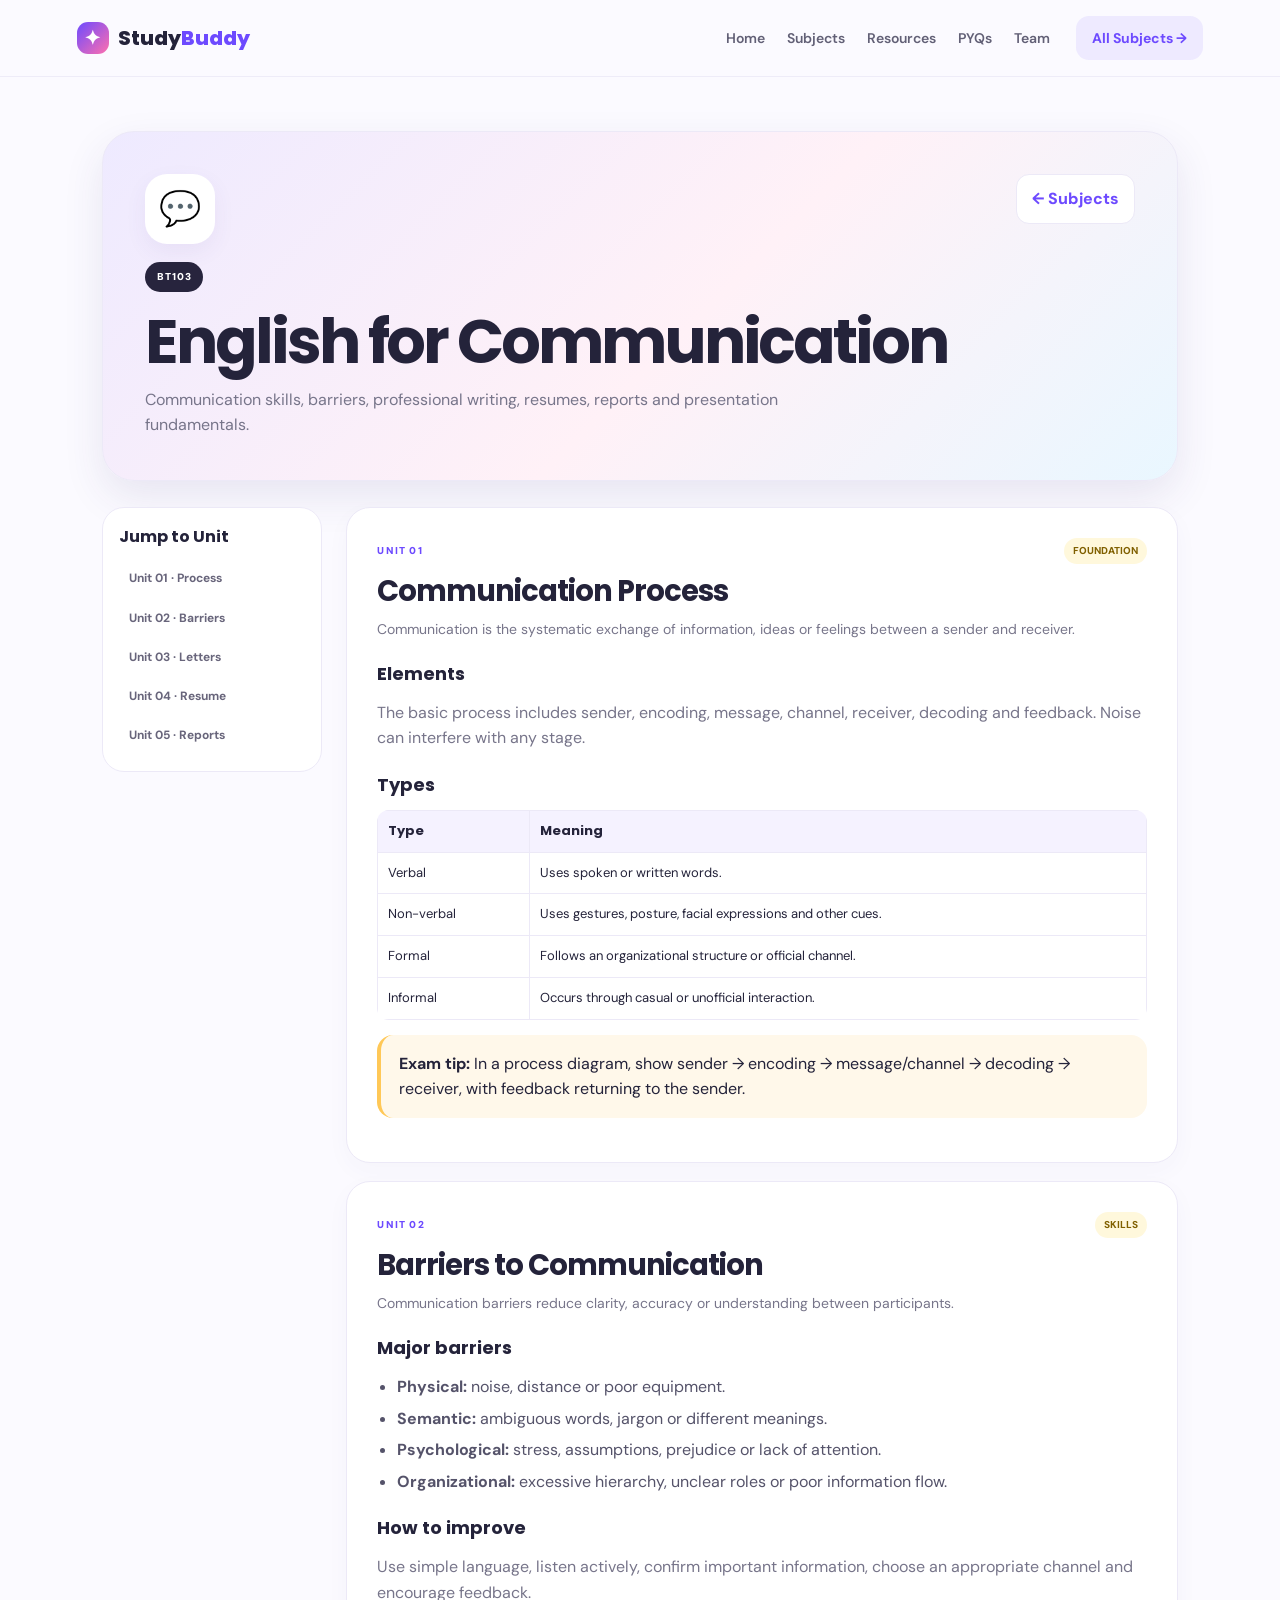
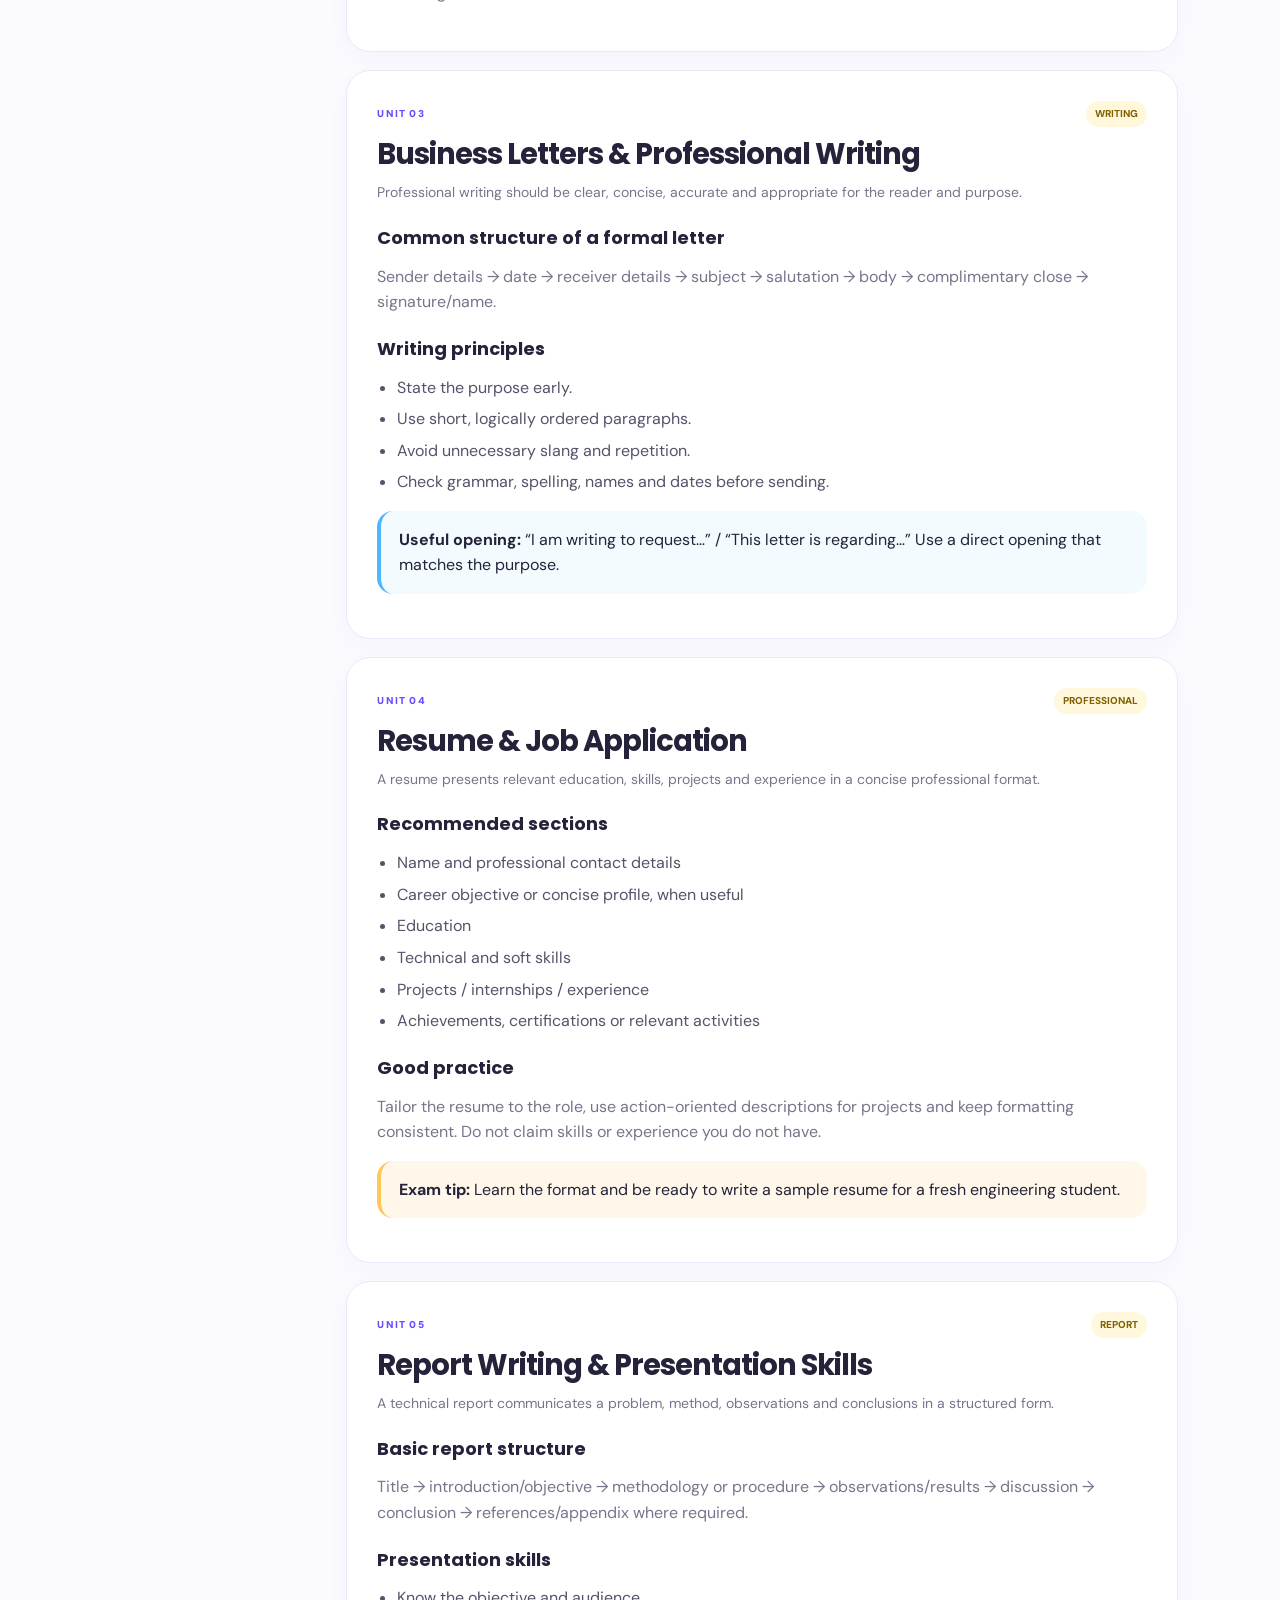
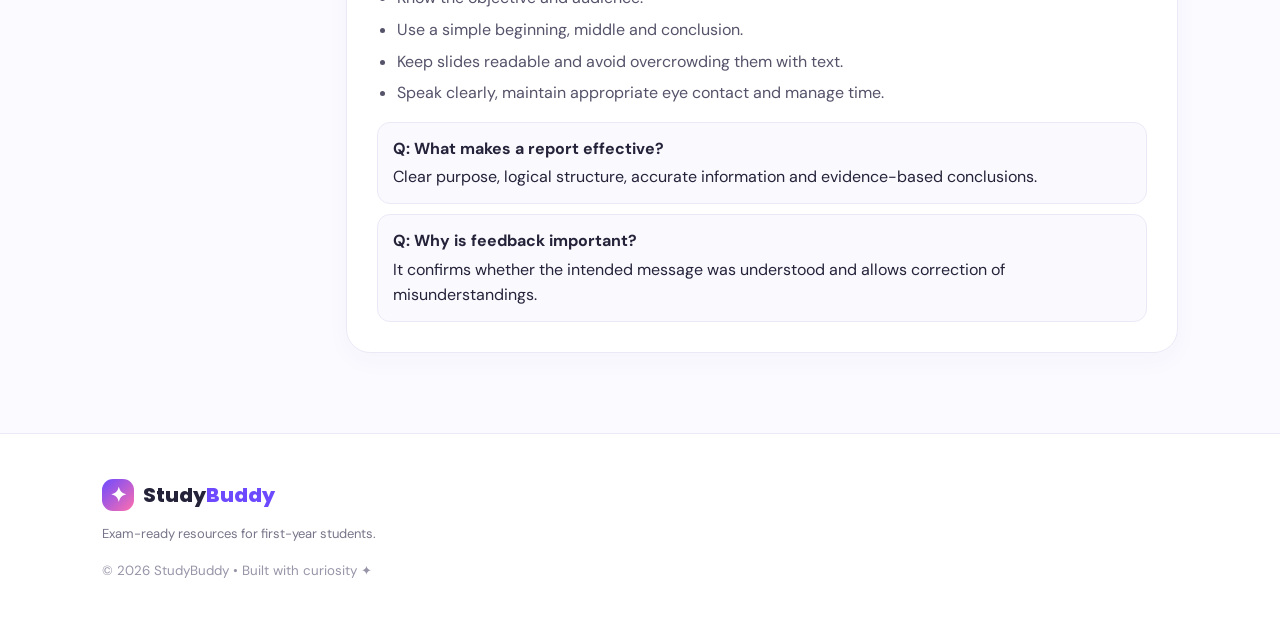
<file: english-communication.html>
<!doctype html>
<html lang="en">
<head>
<meta charset="utf-8"><meta name="viewport" content="width=device-width,initial-scale=1">
<title>English for Communication | StudyBuddy</title>
<link rel="preconnect" href="https://fonts.googleapis.com"><link rel="preconnect" href="https://fonts.gstatic.com" crossorigin>
<link href="https://fonts.googleapis.com/css2?family=DM+Sans:wght@400;500;600;700&family=Poppins:wght@600;700;800&display=swap" rel="stylesheet">
<link rel="stylesheet" href="style.css">
<style>
.subject-page{padding:54px 8% 80px;max-width:1280px;margin:auto}
.note-hero{background:linear-gradient(135deg,#eeeaff,#fff1f7 55%,#e9f7ff);border:1px solid var(--line);border-radius:32px;padding:42px;display:flex;justify-content:space-between;gap:28px;align-items:flex-start;box-shadow:var(--shadow)}
.note-icon{width:70px;height:70px;border-radius:22px;background:#fff;display:grid;place-items:center;font-size:34px;box-shadow:0 8px 22px #4b3a8b10;margin-bottom:18px}
.note-code{display:inline-block;background:#27243d;color:#fff;border-radius:999px;padding:7px 12px;font-size:10px;font-weight:900;letter-spacing:.08em}
.note-hero h1{font-size:clamp(38px,5vw,62px);margin:16px 0 10px}
.note-hero p{max-width:720px;margin:0}
.back-btn{background:#fff;border:1px solid var(--line);border-radius:13px;padding:11px 15px;font-weight:800;color:var(--primary);white-space:nowrap}
.note-layout{display:grid;grid-template-columns:220px 1fr;gap:24px;margin-top:26px}
.note-nav{position:sticky;top:85px;align-self:start;background:#fff;border:1px solid var(--line);border-radius:22px;padding:16px}
.note-nav b{font-family:Poppins;display:block;margin-bottom:10px}
.note-nav a{display:block;padding:10px;border-radius:10px;font-size:12px;font-weight:700;color:#68657b}
.note-nav a:hover{background:#eeeaff;color:var(--primary)}
.notes{display:grid;gap:18px}
.note-unit{background:#fff;border:1px solid var(--line);border-radius:24px;padding:30px;box-shadow:0 8px 25px #4b3a8b08}
.unit-head{display:flex;justify-content:space-between;gap:10px;align-items:center;margin-bottom:12px}
.unit-no{font-size:10px;font-weight:900;color:var(--primary);letter-spacing:.12em}
.tag{font-size:10px;font-weight:800;padding:5px 9px;border-radius:999px;background:#fff8dc;color:#806000}
.note-unit h2{font-size:29px;margin-bottom:10px}
.lead{font-size:14px;margin-top:0}
.note-unit h3{font-size:18px;margin:24px 0 9px}
.note-unit ul{padding-left:20px}
.note-unit li{margin:6px 0;color:#55536a}
.formula,.example,.exam-tip{border-radius:16px;padding:16px 18px;margin:14px 0}
.formula{background:#f2efff;border-left:4px solid var(--primary);font-weight:700}
.example{background:#f4fbff;border-left:4px solid var(--blue)}
.exam-tip{background:#fff8ea;border-left:4px solid var(--yellow)}
.note-table{width:100%;border-collapse:collapse;margin:15px 0;font-size:13px;overflow:hidden;border-radius:12px}
.note-table th,.note-table td{border:1px solid var(--line);padding:10px;text-align:left;vertical-align:top}
.note-table th{background:#f5f2ff;font-family:Poppins}
.qa{display:grid;gap:10px;margin-top:15px}
.qa div{padding:13px 15px;background:#faf9fe;border:1px solid var(--line);border-radius:13px}
.qa b{display:block;margin-bottom:3px}
@media(max-width:800px){.subject-page{padding:30px 5% 60px}.note-hero{padding:28px;flex-direction:column}.note-layout{grid-template-columns:1fr}.note-nav{position:static;display:grid;grid-template-columns:repeat(2,1fr);gap:4px}.note-nav b{grid-column:1/-1}.note-unit{padding:23px}}
@media(max-width:500px){.note-nav{grid-template-columns:1fr 1fr}.note-unit h2{font-size:24px}.note-table{font-size:11px}}
</style>
</head>
<body>
<header class="nav">
<a class="brand" href="index.html"><span class="brand-icon">✦</span><span>Study<span>Buddy</span></span></a>
<button class="menu" aria-label="Menu">☰</button>
<nav><a href="index.html#home">Home</a><a href="index.html#subjects">Subjects</a><a href="index.html#resources">Resources</a><a href="index.html#pyqs">PYQs</a><a href="index.html#team">Team</a></nav>
<a class="nav-cta" href="index.html#subjects">All Subjects →</a>
</header>
<main class="subject-page">
<section class="note-hero">
<div><div class="note-icon">💬</div><span class="note-code">BT103</span>
<h1>English for Communication</h1><p>Communication skills, barriers, professional writing, resumes, reports and presentation fundamentals.</p></div>
<a class="back-btn" href="index.html#subjects">← Subjects</a>
</section>
<div class="note-layout">
<aside class="note-nav"><b>Jump to Unit</b><a href="#unit-1">Unit 01 · Process</a><a href="#unit-2">Unit 02 · Barriers</a><a href="#unit-3">Unit 03 · Letters</a><a href="#unit-4">Unit 04 · Resume</a><a href="#unit-5">Unit 05 · Reports</a></aside>
<section class="notes">
        <article class="note-unit" id="unit-1">
          <div class="unit-head"><span class="unit-no">UNIT 01</span><span class="tag">FOUNDATION</span></div>
          <h2>Communication Process</h2>
          <p class="lead">Communication is the systematic exchange of information, ideas or feelings between a sender and receiver.</p>
          <h3>Elements</h3><p>The basic process includes sender, encoding, message, channel, receiver, decoding and feedback. Noise can interfere with any stage.</p>
<h3>Types</h3><table class='note-table'><tr><th>Type</th><th>Meaning</th></tr><tr><td>Verbal</td><td>Uses spoken or written words.</td></tr><tr><td>Non-verbal</td><td>Uses gestures, posture, facial expressions and other cues.</td></tr><tr><td>Formal</td><td>Follows an organizational structure or official channel.</td></tr><tr><td>Informal</td><td>Occurs through casual or unofficial interaction.</td></tr></table>
<div class='exam-tip'><b>Exam tip:</b> In a process diagram, show sender → encoding → message/channel → decoding → receiver, with feedback returning to the sender.</div>
        </article>
        <article class="note-unit" id="unit-2">
          <div class="unit-head"><span class="unit-no">UNIT 02</span><span class="tag">SKILLS</span></div>
          <h2>Barriers to Communication</h2>
          <p class="lead">Communication barriers reduce clarity, accuracy or understanding between participants.</p>
          <h3>Major barriers</h3><ul><li><b>Physical:</b> noise, distance or poor equipment.</li><li><b>Semantic:</b> ambiguous words, jargon or different meanings.</li><li><b>Psychological:</b> stress, assumptions, prejudice or lack of attention.</li><li><b>Organizational:</b> excessive hierarchy, unclear roles or poor information flow.</li></ul>
<h3>How to improve</h3><p>Use simple language, listen actively, confirm important information, choose an appropriate channel and encourage feedback.</p>
        </article>
        <article class="note-unit" id="unit-3">
          <div class="unit-head"><span class="unit-no">UNIT 03</span><span class="tag">WRITING</span></div>
          <h2>Business Letters &amp; Professional Writing</h2>
          <p class="lead">Professional writing should be clear, concise, accurate and appropriate for the reader and purpose.</p>
          <h3>Common structure of a formal letter</h3><p>Sender details → date → receiver details → subject → salutation → body → complimentary close → signature/name.</p>
<h3>Writing principles</h3><ul><li>State the purpose early.</li><li>Use short, logically ordered paragraphs.</li><li>Avoid unnecessary slang and repetition.</li><li>Check grammar, spelling, names and dates before sending.</li></ul>
<div class='example'><b>Useful opening:</b> “I am writing to request…” / “This letter is regarding…” Use a direct opening that matches the purpose.</div>
        </article>
        <article class="note-unit" id="unit-4">
          <div class="unit-head"><span class="unit-no">UNIT 04</span><span class="tag">PROFESSIONAL</span></div>
          <h2>Resume &amp; Job Application</h2>
          <p class="lead">A resume presents relevant education, skills, projects and experience in a concise professional format.</p>
          <h3>Recommended sections</h3><ul><li>Name and professional contact details</li><li>Career objective or concise profile, when useful</li><li>Education</li><li>Technical and soft skills</li><li>Projects / internships / experience</li><li>Achievements, certifications or relevant activities</li></ul>
<h3>Good practice</h3><p>Tailor the resume to the role, use action-oriented descriptions for projects and keep formatting consistent. Do not claim skills or experience you do not have.</p>
<div class='exam-tip'><b>Exam tip:</b> Learn the format and be ready to write a sample resume for a fresh engineering student.</div>
        </article>
        <article class="note-unit" id="unit-5">
          <div class="unit-head"><span class="unit-no">UNIT 05</span><span class="tag">REPORT</span></div>
          <h2>Report Writing &amp; Presentation Skills</h2>
          <p class="lead">A technical report communicates a problem, method, observations and conclusions in a structured form.</p>
          <h3>Basic report structure</h3><p>Title → introduction/objective → methodology or procedure → observations/results → discussion → conclusion → references/appendix where required.</p>
<h3>Presentation skills</h3><ul><li>Know the objective and audience.</li><li>Use a simple beginning, middle and conclusion.</li><li>Keep slides readable and avoid overcrowding them with text.</li><li>Speak clearly, maintain appropriate eye contact and manage time.</li></ul>
<div class='qa'><div><b>Q: What makes a report effective?</b> Clear purpose, logical structure, accurate information and evidence-based conclusions.</div><div><b>Q: Why is feedback important?</b> It confirms whether the intended message was understood and allows correction of misunderstandings.</div></div>
        </article></section>
</div>
</main>
<footer><div class="brand"><span class="brand-icon">✦</span><span>Study<span>Buddy</span></span></div><p>Exam-ready resources for first-year students.</p><small>© 2026 StudyBuddy • Built with curiosity ✦</small></footer>
<script src="script.js"></script>
</body></html>
</file>
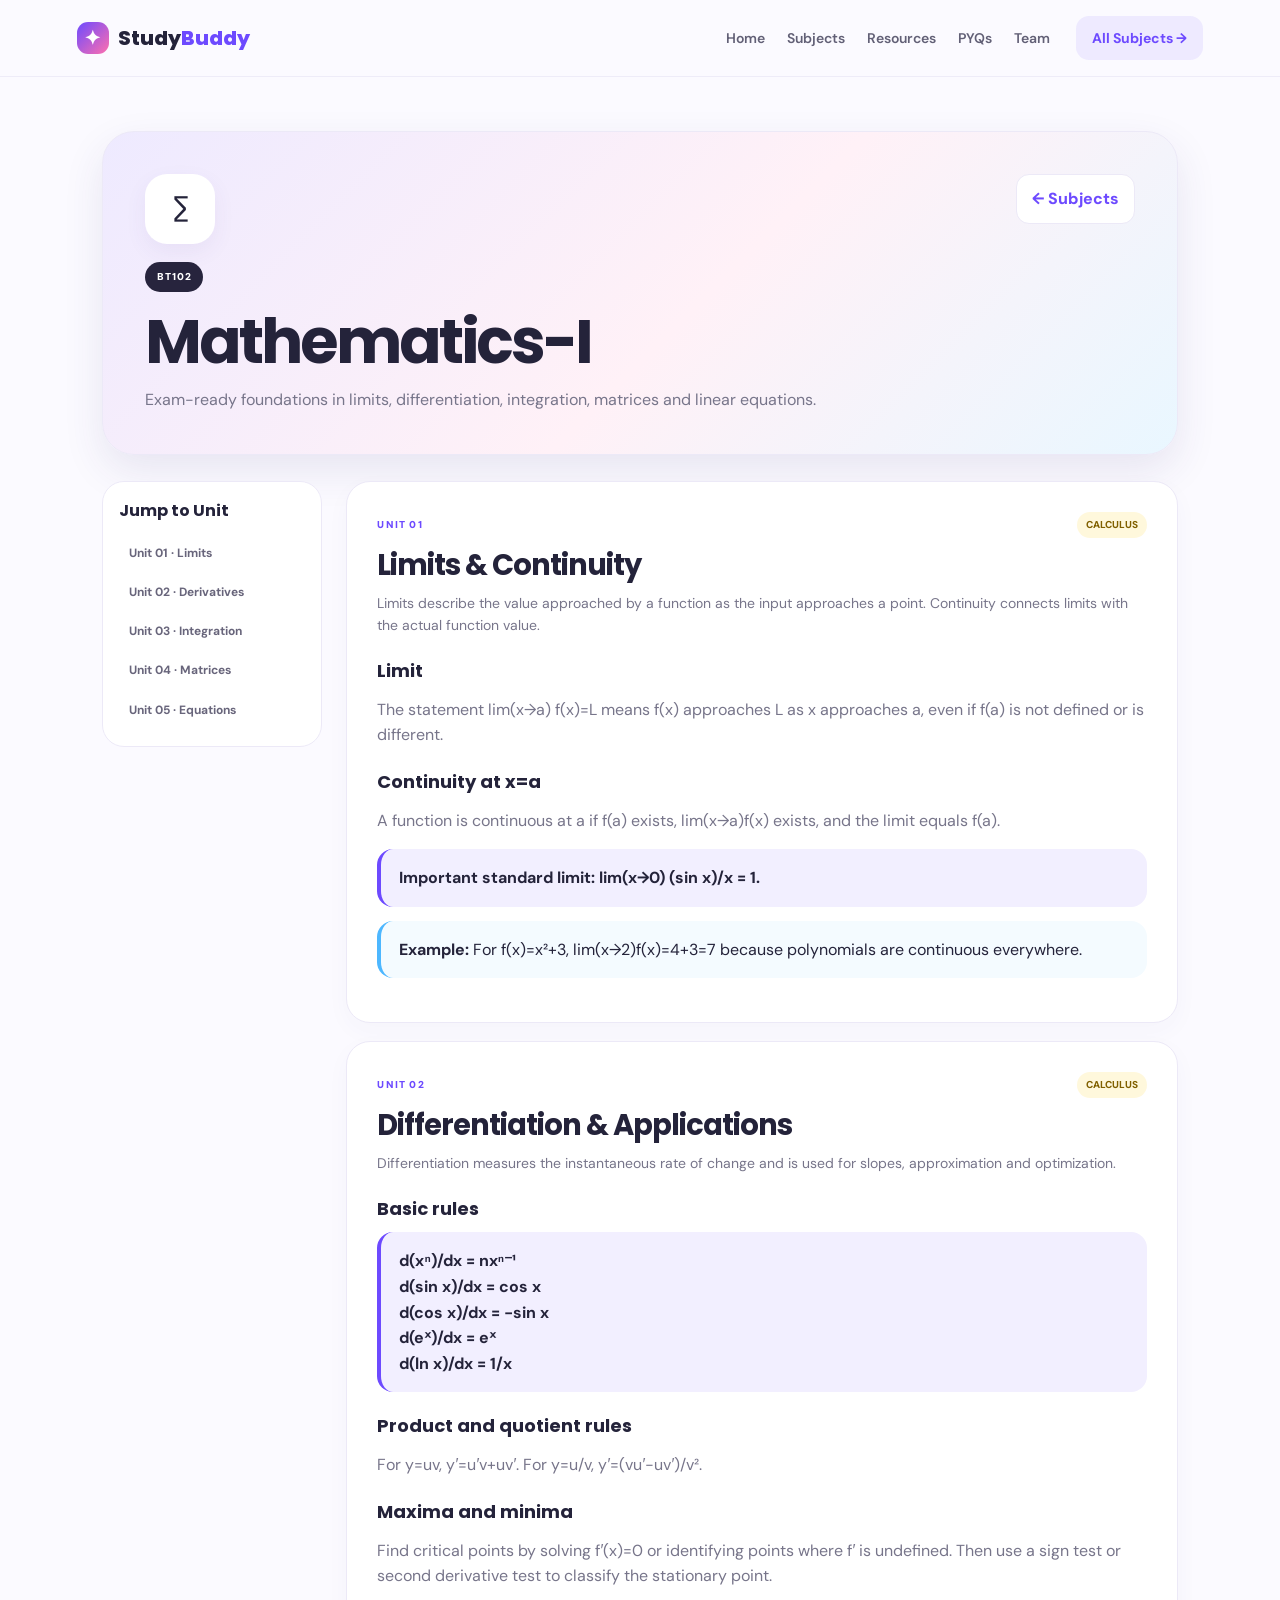
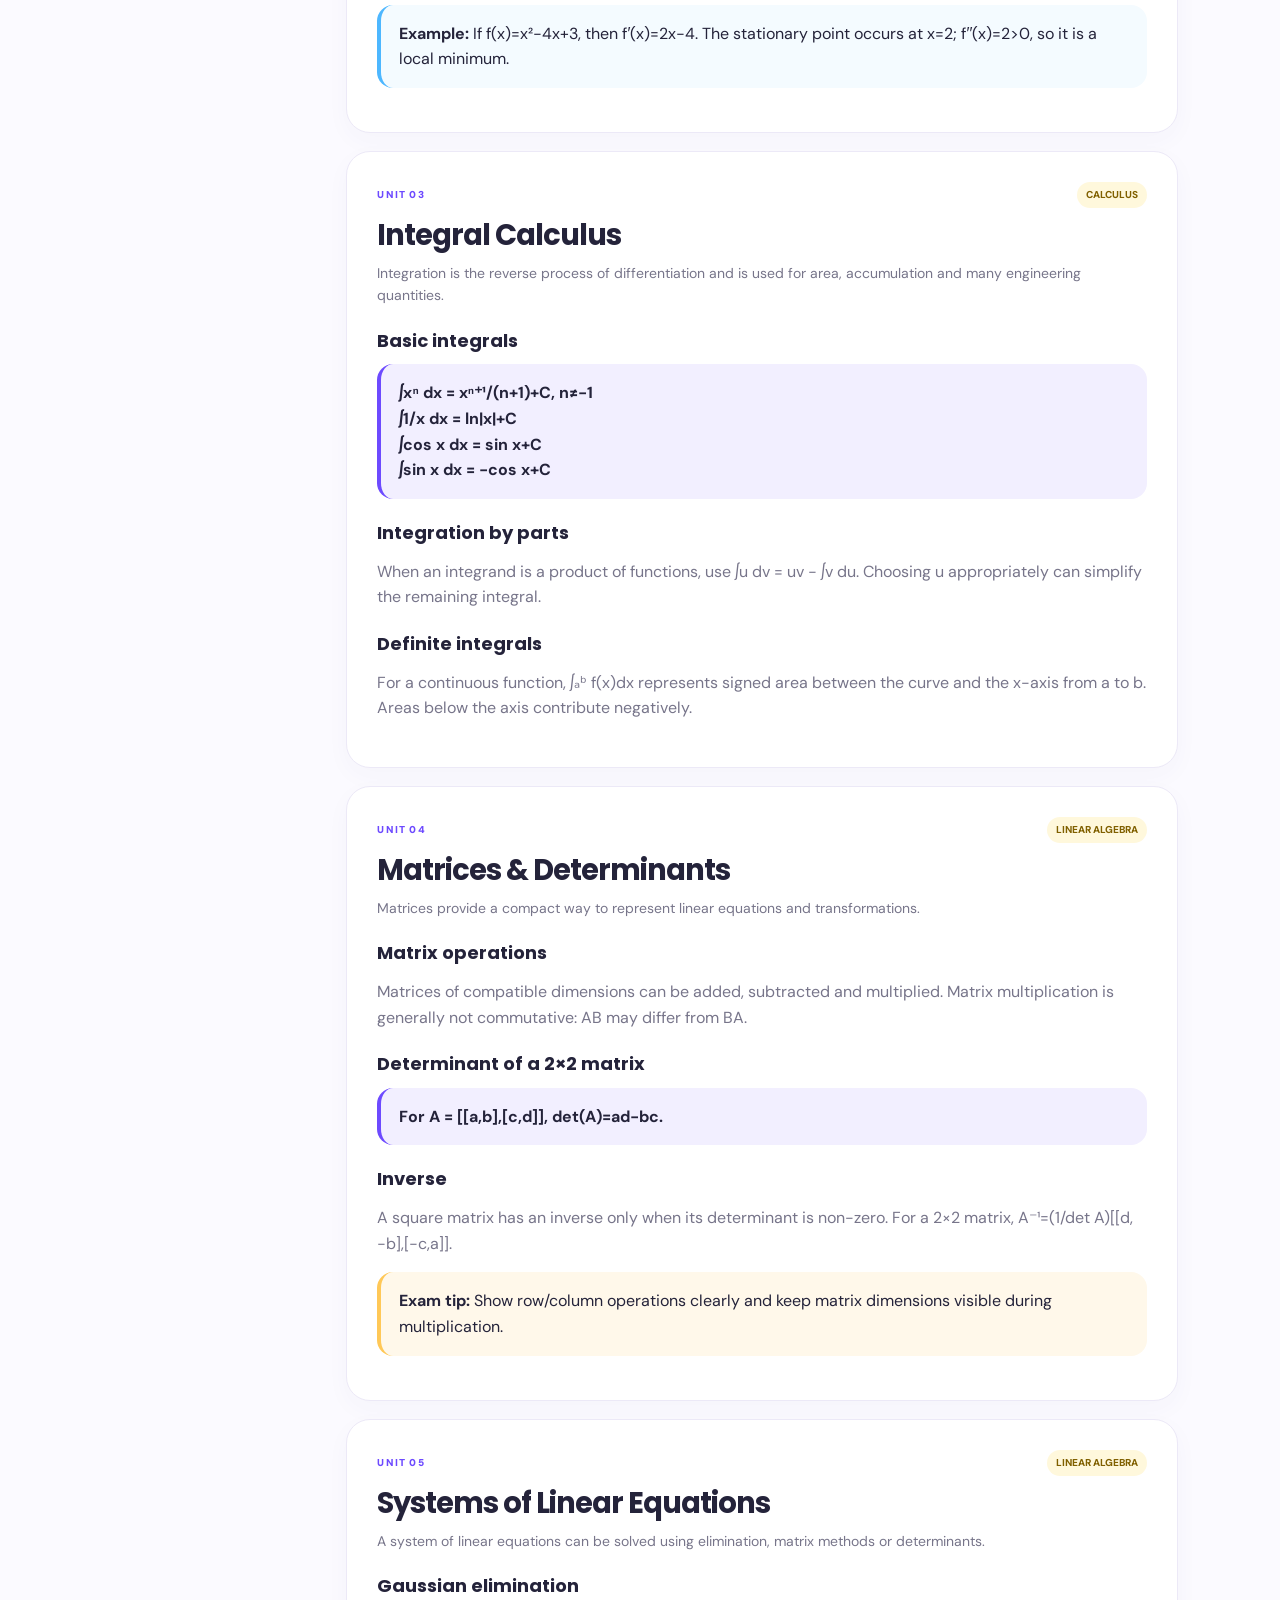
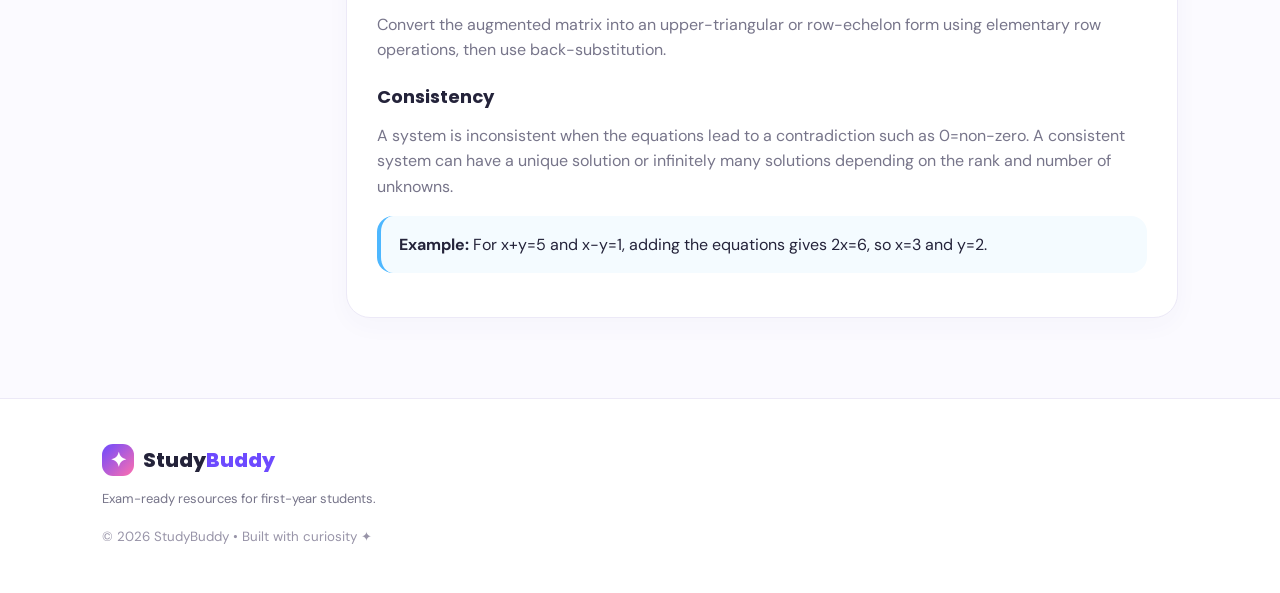
<file: M1.html>
<!doctype html>
<html lang="en">
<head>
<meta charset="utf-8"><meta name="viewport" content="width=device-width,initial-scale=1">
<title>Mathematics-I | StudyBuddy</title>
<link rel="preconnect" href="https://fonts.googleapis.com"><link rel="preconnect" href="https://fonts.gstatic.com" crossorigin>
<link href="https://fonts.googleapis.com/css2?family=DM+Sans:wght@400;500;600;700&family=Poppins:wght@600;700;800&display=swap" rel="stylesheet">
<link rel="stylesheet" href="style.css">
<style>
.subject-page{padding:54px 8% 80px;max-width:1280px;margin:auto}
.note-hero{background:linear-gradient(135deg,#eeeaff,#fff1f7 55%,#e9f7ff);border:1px solid var(--line);border-radius:32px;padding:42px;display:flex;justify-content:space-between;gap:28px;align-items:flex-start;box-shadow:var(--shadow)}
.note-icon{width:70px;height:70px;border-radius:22px;background:#fff;display:grid;place-items:center;font-size:34px;box-shadow:0 8px 22px #4b3a8b10;margin-bottom:18px}
.note-code{display:inline-block;background:#27243d;color:#fff;border-radius:999px;padding:7px 12px;font-size:10px;font-weight:900;letter-spacing:.08em}
.note-hero h1{font-size:clamp(38px,5vw,62px);margin:16px 0 10px}
.note-hero p{max-width:720px;margin:0}
.back-btn{background:#fff;border:1px solid var(--line);border-radius:13px;padding:11px 15px;font-weight:800;color:var(--primary);white-space:nowrap}
.note-layout{display:grid;grid-template-columns:220px 1fr;gap:24px;margin-top:26px}
.note-nav{position:sticky;top:85px;align-self:start;background:#fff;border:1px solid var(--line);border-radius:22px;padding:16px}
.note-nav b{font-family:Poppins;display:block;margin-bottom:10px}
.note-nav a{display:block;padding:10px;border-radius:10px;font-size:12px;font-weight:700;color:#68657b}
.note-nav a:hover{background:#eeeaff;color:var(--primary)}
.notes{display:grid;gap:18px}
.note-unit{background:#fff;border:1px solid var(--line);border-radius:24px;padding:30px;box-shadow:0 8px 25px #4b3a8b08}
.unit-head{display:flex;justify-content:space-between;gap:10px;align-items:center;margin-bottom:12px}
.unit-no{font-size:10px;font-weight:900;color:var(--primary);letter-spacing:.12em}
.tag{font-size:10px;font-weight:800;padding:5px 9px;border-radius:999px;background:#fff8dc;color:#806000}
.note-unit h2{font-size:29px;margin-bottom:10px}
.lead{font-size:14px;margin-top:0}
.note-unit h3{font-size:18px;margin:24px 0 9px}
.note-unit ul{padding-left:20px}
.note-unit li{margin:6px 0;color:#55536a}
.formula,.example,.exam-tip{border-radius:16px;padding:16px 18px;margin:14px 0}
.formula{background:#f2efff;border-left:4px solid var(--primary);font-weight:700}
.example{background:#f4fbff;border-left:4px solid var(--blue)}
.exam-tip{background:#fff8ea;border-left:4px solid var(--yellow)}
.note-table{width:100%;border-collapse:collapse;margin:15px 0;font-size:13px;overflow:hidden;border-radius:12px}
.note-table th,.note-table td{border:1px solid var(--line);padding:10px;text-align:left;vertical-align:top}
.note-table th{background:#f5f2ff;font-family:Poppins}
.qa{display:grid;gap:10px;margin-top:15px}
.qa div{padding:13px 15px;background:#faf9fe;border:1px solid var(--line);border-radius:13px}
.qa b{display:block;margin-bottom:3px}
@media(max-width:800px){.subject-page{padding:30px 5% 60px}.note-hero{padding:28px;flex-direction:column}.note-layout{grid-template-columns:1fr}.note-nav{position:static;display:grid;grid-template-columns:repeat(2,1fr);gap:4px}.note-nav b{grid-column:1/-1}.note-unit{padding:23px}}
@media(max-width:500px){.note-nav{grid-template-columns:1fr 1fr}.note-unit h2{font-size:24px}.note-table{font-size:11px}}
</style>
</head>
<body>
<header class="nav">
<a class="brand" href="index.html"><span class="brand-icon">✦</span><span>Study<span>Buddy</span></span></a>
<button class="menu" aria-label="Menu">☰</button>
<nav><a href="index.html#home">Home</a><a href="index.html#subjects">Subjects</a><a href="index.html#resources">Resources</a><a href="index.html#pyqs">PYQs</a><a href="index.html#team">Team</a></nav>
<a class="nav-cta" href="index.html#subjects">All Subjects →</a>
</header>
<main class="subject-page">
<section class="note-hero">
<div><div class="note-icon">∑</div><span class="note-code">BT102</span>
<h1>Mathematics-I</h1><p>Exam-ready foundations in limits, differentiation, integration, matrices and linear equations.</p></div>
<a class="back-btn" href="index.html#subjects">← Subjects</a>
</section>
<div class="note-layout">
<aside class="note-nav"><b>Jump to Unit</b><a href="#unit-1">Unit 01 · Limits</a><a href="#unit-2">Unit 02 · Derivatives</a><a href="#unit-3">Unit 03 · Integration</a><a href="#unit-4">Unit 04 · Matrices</a><a href="#unit-5">Unit 05 · Equations</a></aside>
<section class="notes">
        <article class="note-unit" id="unit-1">
          <div class="unit-head"><span class="unit-no">UNIT 01</span><span class="tag">CALCULUS</span></div>
          <h2>Limits &amp; Continuity</h2>
          <p class="lead">Limits describe the value approached by a function as the input approaches a point. Continuity connects limits with the actual function value.</p>
          <h3>Limit</h3><p>The statement lim(x→a) f(x)=L means f(x) approaches L as x approaches a, even if f(a) is not defined or is different.</p>
<h3>Continuity at x=a</h3><p>A function is continuous at a if f(a) exists, lim(x→a)f(x) exists, and the limit equals f(a).</p>
<div class='formula'>Important standard limit: lim(x→0) (sin x)/x = 1.</div>
<div class='example'><b>Example:</b> For f(x)=x²+3, lim(x→2)f(x)=4+3=7 because polynomials are continuous everywhere.</div>
        </article>
        <article class="note-unit" id="unit-2">
          <div class="unit-head"><span class="unit-no">UNIT 02</span><span class="tag">CALCULUS</span></div>
          <h2>Differentiation &amp; Applications</h2>
          <p class="lead">Differentiation measures the instantaneous rate of change and is used for slopes, approximation and optimization.</p>
          <h3>Basic rules</h3><div class='formula'>d(xⁿ)/dx = nxⁿ⁻¹<br>d(sin x)/dx = cos x<br>d(cos x)/dx = −sin x<br>d(eˣ)/dx = eˣ<br>d(ln x)/dx = 1/x</div>
<h3>Product and quotient rules</h3><p>For y=uv, y′=u′v+uv′. For y=u/v, y′=(vu′−uv′)/v².</p>
<h3>Maxima and minima</h3><p>Find critical points by solving f′(x)=0 or identifying points where f′ is undefined. Then use a sign test or second derivative test to classify the stationary point.</p>
<div class='example'><b>Example:</b> If f(x)=x²−4x+3, then f′(x)=2x−4. The stationary point occurs at x=2; f′′(x)=2&gt;0, so it is a local minimum.</div>
        </article>
        <article class="note-unit" id="unit-3">
          <div class="unit-head"><span class="unit-no">UNIT 03</span><span class="tag">CALCULUS</span></div>
          <h2>Integral Calculus</h2>
          <p class="lead">Integration is the reverse process of differentiation and is used for area, accumulation and many engineering quantities.</p>
          <h3>Basic integrals</h3><div class='formula'>∫xⁿ dx = xⁿ⁺¹/(n+1)+C, n≠−1<br>∫1/x dx = ln|x|+C<br>∫cos x dx = sin x+C<br>∫sin x dx = −cos x+C</div>
<h3>Integration by parts</h3><p>When an integrand is a product of functions, use ∫u dv = uv − ∫v du. Choosing u appropriately can simplify the remaining integral.</p>
<h3>Definite integrals</h3><p>For a continuous function, ∫ₐᵇ f(x)dx represents signed area between the curve and the x-axis from a to b. Areas below the axis contribute negatively.</p>
        </article>
        <article class="note-unit" id="unit-4">
          <div class="unit-head"><span class="unit-no">UNIT 04</span><span class="tag">LINEAR ALGEBRA</span></div>
          <h2>Matrices &amp; Determinants</h2>
          <p class="lead">Matrices provide a compact way to represent linear equations and transformations.</p>
          <h3>Matrix operations</h3><p>Matrices of compatible dimensions can be added, subtracted and multiplied. Matrix multiplication is generally not commutative: AB may differ from BA.</p>
<h3>Determinant of a 2×2 matrix</h3><div class='formula'>For A = [[a,b],[c,d]], det(A)=ad−bc.</div>
<h3>Inverse</h3><p>A square matrix has an inverse only when its determinant is non-zero. For a 2×2 matrix, A⁻¹=(1/det A)[[d,−b],[−c,a]].</p>
<div class='exam-tip'><b>Exam tip:</b> Show row/column operations clearly and keep matrix dimensions visible during multiplication.</div>
        </article>
        <article class="note-unit" id="unit-5">
          <div class="unit-head"><span class="unit-no">UNIT 05</span><span class="tag">LINEAR ALGEBRA</span></div>
          <h2>Systems of Linear Equations</h2>
          <p class="lead">A system of linear equations can be solved using elimination, matrix methods or determinants.</p>
          <h3>Gaussian elimination</h3><p>Convert the augmented matrix into an upper-triangular or row-echelon form using elementary row operations, then use back-substitution.</p>
<h3>Consistency</h3><p>A system is inconsistent when the equations lead to a contradiction such as 0=non-zero. A consistent system can have a unique solution or infinitely many solutions depending on the rank and number of unknowns.</p>
<div class='example'><b>Example:</b> For x+y=5 and x−y=1, adding the equations gives 2x=6, so x=3 and y=2.</div>
        </article></section>
</div>
</main>
<footer><div class="brand"><span class="brand-icon">✦</span><span>Study<span>Buddy</span></span></div><p>Exam-ready resources for first-year students.</p><small>© 2026 StudyBuddy • Built with curiosity ✦</small></footer>
<script src="script.js"></script>
</body></html>
</file>
<file: style.css>
:root{--primary:#6d4aff;--pink:#ff6fae;--blue:#4db7ff;--yellow:#ffc857;--ink:#24233a;--muted:#77758a;--bg:#fbfaff;--line:#ece9f7;--radius:24px;--shadow:0 16px 40px rgba(61,45,120,.10)}
*{box-sizing:border-box}html{scroll-behavior:smooth}body{margin:0;font-family:"DM Sans",sans-serif;color:var(--ink);background:var(--bg);line-height:1.6}a{text-decoration:none;color:inherit}
.nav{position:sticky;top:0;z-index:20;display:flex;align-items:center;gap:26px;padding:16px 6%;background:rgba(251,250,255,.88);backdrop-filter:blur(14px);border-bottom:1px solid rgba(236,233,247,.8)}
.brand{display:flex;align-items:center;gap:9px;font-family:Poppins;font-weight:800;font-size:20px;white-space:nowrap}.brand>span:last-child>span{color:var(--primary)}.brand-icon{width:32px;height:32px;display:grid;place-items:center;border-radius:11px;background:linear-gradient(135deg,var(--primary),var(--pink));color:#fff}
nav{display:flex;gap:22px;margin-left:auto}nav a{font-size:14px;font-weight:600;color:#626076}nav a:hover{color:var(--primary)}.nav-cta,.btn{border-radius:13px;padding:11px 16px;font-weight:700;font-size:14px}.nav-cta{background:#eeeaff;color:var(--primary)}.menu{display:none;border:0;background:none;font-size:24px}
.hero{min-height:650px;padding:90px 8% 70px;display:grid;grid-template-columns:1.05fr .95fr;align-items:center;gap:30px;overflow:hidden}.pill,.eyebrow{font-size:11px;font-weight:800;letter-spacing:.12em;color:var(--primary)}.pill{display:inline-block;padding:8px 13px;border-radius:999px;background:#eeeaff;letter-spacing:0;font-size:12px}
h1,h2,h3{font-family:Poppins;line-height:1.1;margin:0}h1{font-size:clamp(48px,6vw,78px);letter-spacing:-.05em;margin:22px 0}h1 span{color:var(--primary)}h2{font-size:clamp(28px,4vw,44px);letter-spacing:-.035em}h3{font-size:20px}p{color:var(--muted)}
.hero-copy>p{max-width:600px;font-size:17px}.hero-actions{display:flex;gap:12px;margin:28px 0}.btn{display:inline-block}.primary{background:var(--primary);color:#fff;box-shadow:0 10px 25px rgba(109,74,255,.25)}.ghost{background:#fff;border:1px solid var(--line)}.mini-stats{display:flex;gap:18px;color:#68657b;font-size:12px;font-weight:700}
.hero-art{min-height:440px;position:relative;display:grid;place-items:center}.blob{position:absolute;width:410px;height:410px;border-radius:46% 54% 60% 40%;background:linear-gradient(135deg,#eee9ff,#ffeaf4 55%,#e7f6ff);transform:rotate(-8deg)}.desk-card{position:relative;width:350px;height:300px;background:#fff;border:1px solid var(--line);border-radius:30px;box-shadow:var(--shadow);transform:rotate(3deg);padding:28px}.sticky{position:absolute;right:22px;top:20px;background:#fff0a8;padding:12px 16px;border-radius:4px;box-shadow:0 8px 15px #00000010;font-size:11px;font-weight:800;transform:rotate(5deg)}.book{margin-top:65px;background:linear-gradient(135deg,#7051ff,#a987ff);color:#fff;border-radius:20px;height:145px;padding:28px;display:flex;flex-direction:column;justify-content:center}.book b{font:800 28px Poppins}.book small{opacity:.8}.pencil{position:absolute;right:35px;bottom:30px;font-size:42px;transform:rotate(-35deg);color:var(--pink)}
.quick{display:grid;grid-template-columns:repeat(4,1fr);gap:14px;padding:0 8% 70px}.quick-card{background:#fff;border:1px solid var(--line);padding:20px;border-radius:18px;box-shadow:0 8px 25px #4b3a8b08;transition:.3s}.quick-card:hover,.subject:hover,.unit:hover{transform:translateY(-7px);box-shadow:var(--shadow)}.quick-card b{display:block;font-family:Poppins}.quick-card span{font-size:12px;color:var(--muted)}.quick-card.hot{background:#fff9ec}
.section{padding:70px 8%}.section-head{display:flex;justify-content:space-between;align-items:end;margin-bottom:28px}.small-note{font-size:12px;color:var(--muted)}.subject-grid{display:grid;grid-template-columns:repeat(4,1fr);gap:18px}.subject{background:#fff;border:1px solid var(--line);border-radius:var(--radius);padding:24px;transition:.3s}.subject-icon{width:54px;height:54px;border-radius:17px;display:grid;place-items:center;font-size:25px;margin-bottom:25px}.subject-icon.chem{background:#eeeaff}.subject-icon.math{background:#fff1d8}.subject-icon.phys{background:#e9f7ff}.subject-icon.cs{background:#ffeaf4}.subject p{font-size:13px;min-height:42px}.subject a{font-size:12px;color:var(--primary);font-weight:800}
.priority{margin:30px 8% 80px;padding:50px;border-radius:32px;background:#27243d;color:#fff;display:grid;grid-template-columns:1fr 1fr;gap:50px}.priority .eyebrow{color:#b9aaff}.priority p{color:#bbb8cb}.priority-list{display:grid;gap:12px}.priority-list>div{background:#343049;border:1px solid #4a4564;border-radius:18px;padding:17px 20px;display:grid;grid-template-columns:auto 1fr;gap:4px 12px}.priority-list small{grid-column:2;color:#bcb9c9}.badge{font-size:9px;font-weight:900;padding:5px 7px;border-radius:7px;height:max-content}.red{background:#ffd9e4;color:#b32758}.yellow{background:#fff0b5;color:#876400}.blue{background:#d8f1ff;color:#126a96}
.paper-row{display:grid;grid-template-columns:repeat(3,1fr);gap:16px}.paper-row>div{background:#fff;border:1px solid var(--line);padding:24px;border-radius:20px;display:grid;gap:4px}.paper-row span{font-size:27px}.paper-row small{color:var(--muted)}
.chem-section{margin:20px 8% 80px;padding:45px;border-radius:32px;background:linear-gradient(135deg,#f0edff,#fff4f8);border:1px solid var(--line)}.chem-top{display:flex;justify-content:space-between;gap:30px;align-items:start}.chem-top p{max-width:700px}.coming{background:#fff;border:1px solid var(--line);padding:8px 12px;border-radius:999px;font-size:10px;font-weight:900;color:var(--primary)}.unit-grid{display:grid;grid-template-columns:repeat(3,1fr);gap:15px;margin-top:28px}.unit{background:#fff;padding:23px;border-radius:20px;transition:.3s}.unit>span{font-size:10px;font-weight:900;color:var(--primary)}.unit p{font-size:13px}.unit button{border:0;background:#eeeaff;color:var(--primary);padding:9px 12px;border-radius:10px;font-weight:800}
.team-intro{max-width:650px}.team-grid{display:grid;grid-template-columns:repeat(5,1fr);gap:14px}.team-grid>div{background:#fff;border:1px solid var(--line);border-radius:18px;padding:16px;display:flex;flex-direction:column;gap:5px}.team-grid img,.photo-placeholder{width:100%;aspect-ratio:1/1;object-fit:cover;border-radius:14px;margin-bottom:8px}.photo-placeholder{display:grid;place-items:center;background:linear-gradient(135deg,#eeeaff,#ffeaf4);color:var(--primary);font-family:Poppins;font-size:32px;font-weight:800}.team-grid small{color:var(--muted)}
.cta{margin:30px 8% 70px;padding:40px;border-radius:30px;background:linear-gradient(110deg,var(--primary),#a05cff 55%,var(--pink));color:#fff;display:flex;justify-content:space-between;align-items:center}.cta p{color:#eee8ff}.cta .eyebrow{color:#e5ddff}.light{background:#fff;color:var(--primary)}
footer{padding:45px 8%;border-top:1px solid var(--line);background:#fff}footer p{font-size:13px}footer small{color:#9894a8}
.reveal{opacity:0;transform:translateY(30px);transition:opacity .7s ease,transform .7s ease}.reveal.show{opacity:1;transform:none}.toast{position:fixed;bottom:22px;right:22px;background:#27243d;color:#fff;padding:12px 16px;border-radius:12px;font-size:12px;opacity:0;transform:translateY(10px);transition:.3s;z-index:50}.toast.show{opacity:1;transform:none}
@media(max-width:900px){nav,.nav-cta{display:none}.menu{display:block;margin-left:auto}.hero{grid-template-columns:1fr;padding-top:60px}.hero-art{min-height:360px}.quick,.subject-grid{grid-template-columns:repeat(2,1fr)}.priority{grid-template-columns:1fr}.unit-grid,.team-grid{grid-template-columns:repeat(2,1fr)}.paper-row{grid-template-columns:1fr}.section-head{align-items:start;gap:20px;flex-direction:column}}
@media(max-width:560px){.nav{padding:14px 5%}.hero,.section{padding-left:5%;padding-right:5%}.hero{min-height:auto}.hero-art{min-height:320px}.blob{width:290px;height:290px}.desk-card{width:280px;height:245px}.book{height:115px}.quick{grid-template-columns:1fr 1fr;padding:0 5% 50px}.subject-grid,.unit-grid,.team-grid{grid-template-columns:1fr}.priority,.chem-section,.cta{margin-left:5%;margin-right:5%;padding:28px}.cta{flex-direction:column;align-items:start;gap:20px}h1{font-size:48px}.mini-stats{flex-wrap:wrap}}
</file>
